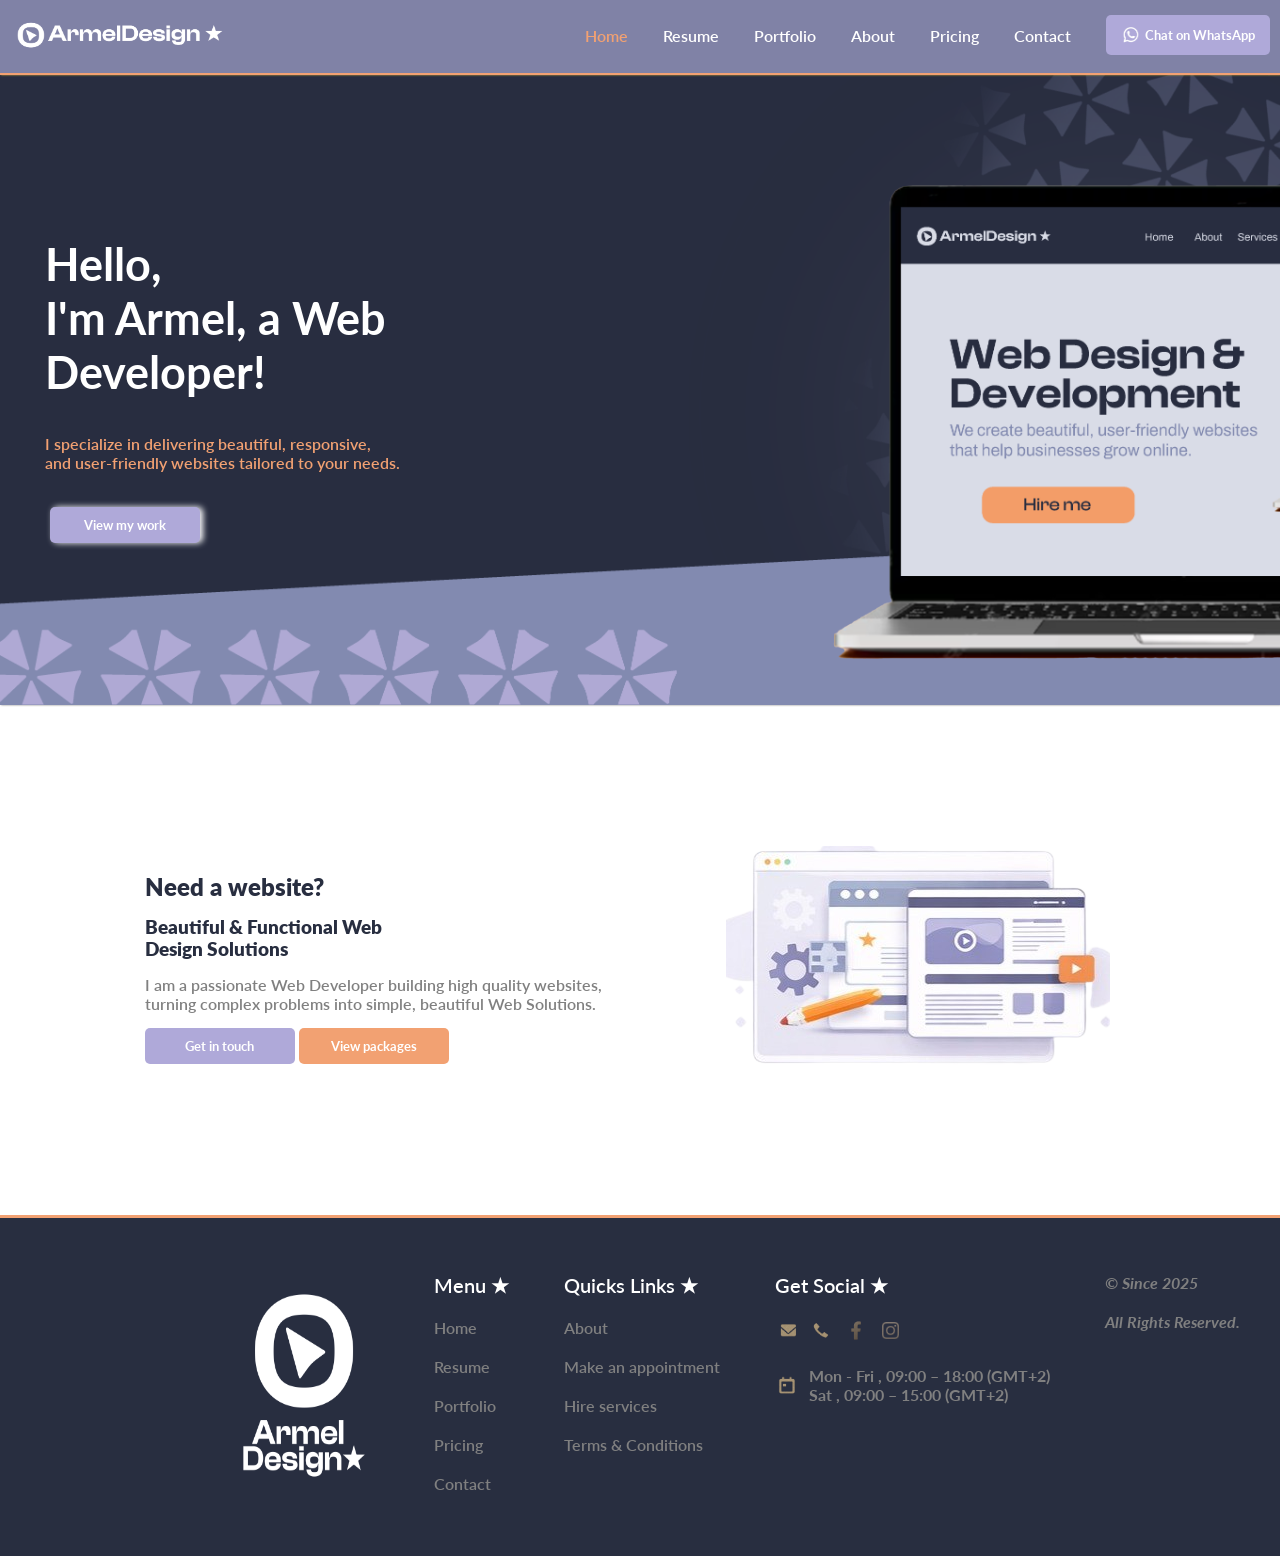
<file: index.html>
<!doctype html>
<html lang="en-GB">
  <head>
    <meta charset="UTF-8" />
    <meta name="viewport" content="width=device-width, initial-scale=1.0" />
    <title>ArmelDesign ★ | Web Development</title>

    <link rel="icon" type="image/x-icon" href="./assets/favicon/favicon.ico">


    <!-- Global styles (RESET, colors, typography, layout) -->
    <link rel="stylesheet" href="./css/main.css" />

    <!-- Shared components for (header, nav, buttons and footer) -->
    <link rel="stylesheet" href="./css/components.css" />

    <style>

html {
  list-style: none;
  background: var(--text-color-initial);
}

/* GRID container ==============*/
.grid-container {
  display: grid;
  grid-template-areas:
    "navbar navbar"
    "hero hero"
    "jumbotron jumbotron"
    "footer footer";
}
/* GRID hero ==============*/

.grid-hero {
  display: grid;
  grid-template-columns: 1fr 1fr;
  align-items: center;
  gap: 5px;
  min-height: 70vh;

  margin-top: 75px;
  box-shadow: 1px 0px 2px var(--text-body);

  background-image: url(./assets/images/hero-banner.png);
  background-size: cover; /* Ensures the image covers the element */
  background-position: center; /* Keeps the image centered */
  background-repeat: no-repeat; /* Prevents tiling */
  animation: fadeUp 1s ease forwards;
}

.hero-item {
  margin-left: 45px;
  margin-right: 45px;
}
.hero-item > h1 {
  font-size: 45px;
  font-weight: 700;
  margin-bottom: 35px;
  color: var(--text-color-initial);
  animation: fadeIn 3s ease-in-out;
}
.hero-item > p {
  margin-bottom: 35px;
  color: var(--text-and-hover-color);
  font-weight: 600;
  animation: fadeIn 2s ease-in-out;
}
.hero-item > a {
  margin: 15px 5px;
  color: var(--text-and-hover-color);
  font-weight: 600;
  animation: fadeIn 2s ease-in-out;
}
.hero-item button {
  box-shadow: 3px 0px 6px var(--text-color-initial);
  animation: fadeIn 2s ease-in-out;
}

/* FLEXBOX jumbotron  ==============*/

.jumbotron {
  display: flex;
  flex-wrap: wrap;
  justify-content: space-evenly;
  align-items: center;
  padding: 30px 30px;
  gap: 15px;
  height: 50vh;
  margin: 30px 30px;
}

.jumbotron-item h2,
h3 {
  margin-top: 15px;
  font-weight: 800;
  color: var(--nav-and-footer-color);
}
.jumbotron-item p {
  margin-top: 15px;
  font-weight: 600;
  color: var(--text-body);
}

.jumbotron-item button {
  margin-top: 15px;
}


/* ================= CARD REVEAL ================= */
.card {
  background: var(--text-color-initial);
  padding: 35px 25px;
  border-radius: 15px;
  transition: all 0.4s ease;
  opacity: 0;
  transform: translateY(40px);
}

.card:hover {
  transform: translateY(-10px) scale(1.03);
}

.card.show {
  opacity: 1;
  transform: translateY(0);
}


/* MEDIA QUERY ===================*/

@media (max-width: 970px) {
  .grid-hero {
    display: grid;
    grid-template-columns: 1fr;
    background-image: url(./assets/images/hero-banner-smaller.png);
  }
  .hero-item > h1 {
    color: var(--secondary-color);
    font-weight: 700;
  }
  .hero-item > p {
    color: var(--text-color-initial);
    font-weight: 600;
  }

  .jumbotron {
    height: 100vh;
    margin-bottom: 30px;
  }
  .jumbotron-item {
    flex: 100%;
  }
  .jumbotron-item img {
    width: 100%;
  }
}
    </style>
  </head>
  <script async src="https://www.googletagmanager.com/gtag/js?id=G-2NGHJZG2ZJ"></script>
  <script>
    window.dataLayer = window.dataLayer || [];
    function gtag(){dataLayer.push(arguments);}
    gtag('js', new Date());
  
    gtag('config', 'G-2NGHJZG2ZJ');
  </script>
  <body>
    <!-- Section grid container -->
    <div class="grid-container">

      <!-- Section navbar -->
      <section class=" grid-item navbar" style="grid-area: navbar;">
        <div class="outter-nav">
          <div class="outter-nav-item logo">
            <a href="./index.html"><img src="./assets/images/logo.png" alt="logo"></a>
          </div>
        </div>

        <!-- hamburger navigation -->
        <div class="hamburger">
           <input id="menu__toggle" type="checkbox" />
           <label class="menu__btn" for="menu__toggle">
             <span></span>
           </label>
        <div class="inner-nav">
          <div class="inner-nav-item active-page">
            <li><a href="index.html">Home</a></li>
          </div>
          <div class="inner-nav-item">
            <li><a href="./public/resume.html">Resume</a></li>
          </div>
          <div class="inner-nav-item">
            <li><a href="./public/portfolio.html">Portfolio</a></li>
          </div>
          <div class="inner-nav-item">
            <li><a href="./public/about.html">About</a></li>
          </div>
          <div class="inner-nav-item">
            <li><a href="./public/pricing.html">Pricing</a></li>
          </div>
          <div class="inner-nav-item">
            <li><a href="./public/contact.html">Contact</a></li>
          </div>
          <div class="inner-nav-item btn-tp-1">
            <a target="_blank" href="https://wa.me/+27748368368?text=Hello%2C%20I%E2%80%99d%20like%20to%20discuss%20a%20website%20for%20my%20business.%0ABusiness%20name%3A%0AWebsite%20type%20%28corporate%2Fecommerce%2Fetc%29%3A%0ABudget%3A%0ATimeline%3A">
             <button class="btn-flex"><img src="./assets/icons/whatsApp-top-icon.PNG" alt="whatsApp-top-icon"><p>Chat on WhatsApp</p></button></a>
          </div>
        </div>
      </div>
      </section>

      <!-- Section hero -->
      <section id="image" class=" grid-item grid-hero" style="grid-area: hero;">
        <div class="hero-item btn-tp-1">
          <h1>Hello, <br/>I'm Armel, a Web Developer!</h1>
          <p>I specialize in delivering beautiful, responsive, <br/> and user-friendly websites tailored to your needs.</p>
          <a href="./public/portfolio.html"><button>View my work</button></a>
        </div>
      </section>

      <!-- Section jumbotron -->
      <section class="grid-item jumbotron" style="grid-area: jumbotron">
        <div class="jumbotron-item ">
            <h2>Need a website?</h2>
            <h3>Beautiful & Functional Web <br/> Design Solutions</h3>
           <p>I am a passionate Web Developer building high quality websites,<br/>
            turning complex problems into simple, beautiful Web Solutions.
          </p>
           <div>
            <a class="btn-tp-1" href="./public/contact.html"><button>Get in touch</button></a>
            <a class="btn-tp-2" href="./public/pricing.html"><button>View packages</button></a>
           </div>
         </div>
        <div class="jumbotron-item card">
          <img src="./assets/icons/jumbotron-icon.png" alt="jumbotron-icon">
        </div>
      </section>

      <!-- Section footer -->
      <section class="grid-item footer component-gradient-background" style="grid-area: footer">
        <div class="footer-list">
            <ul class="footer-list-item">
              <li><a class="logo-footer" href="./index.html"> <img src="./assets/images/logo-footer.png" alt="logo-footer"></a></li>
            </ul>
          </div>
        <div class="footer-list">
            <ul class="footer-list-item">
              <li><h2>Menu ★</h2></li>
              <li><a href="./index.html"> Home</a></li>
              <li><a href="./public/resume.html"> Resume</a></li>
              <li><a href="./public/portfolio.html"> Portfolio</a></li>
              <li><a href="./public/pricing.html"> Pricing</a></li>
              <li><a href="./public/contact.html">Contact</a></li>
            </ul>
          </div>
          <div class="footer-list">
            <ul class="footer-list-item">
              <li><h2>Quicks Links ★</h2></li>
              <li><a href="./public/about.html"> About</a></li>
              <li><a href="#">Make an appointment</a></li>
              <li><a href="./public/pricing.html">Hire services</a></li>
              <li><a href="./terms-and-conditions/Web_Developer_Services_EN.pdf"> Terms & Conditions</a></li>
          
            </ul>
          </div>
        <div class="footer-list">
          <ul class="footer-list-item">
            <li><h2> Get Social ★</h2></li>
            <li class="footer-icons">
              <a href="mailto:armel.nzawou.developer@gmail.com"><img src="./assets/icons/email-footer-icon.PNG" alt="email-footer-icon"/></a>
              <a href="tel:+27748368368 "><img src="./assets/icons/phone-footer-icon.PNG" alt="phone-footer-icon"/></a>
              <a target="_blank" href="https://www.facebook.com/armel.nzawou/"><img src="./assets/icons/facebook-footer-icon.png" alt="facebook-footer-icon"/></a>
              <a target="_blank" href="https://www.instagram.com/armel_nzawou/"><img src="./assets/icons/instagram-footer-icon.png" alt="instagram-footer-icon"/></a>
            </li>
            <li class="footer-icons"><img src="./assets/icons/calendar-icon.PNG" alt="calendar-icon"/> <p>Mon - Fri , 09:00 – 18:00 (GMT+2) <br/> Sat , 09:00 – 15:00 (GMT+2)</p></li>
          </ul>
        </div>
        <div class="footer-list">
          <ul class="footer-list-item">
            <li><p><em>© Since 2025</em> </p></li>
            <li><p><em>All Rights Reserved.</em> </p></li>
          </ul>
        </div>
      </section>
    
    </div>
    <button onclick="topFunction()" id="myBtn" title="Go to top"><img src="./assets/icons/top-arrow.svg" alt="top-arrow"></button>
    <script src="./js/index.js"></script>
  </body>
</html>
</file>
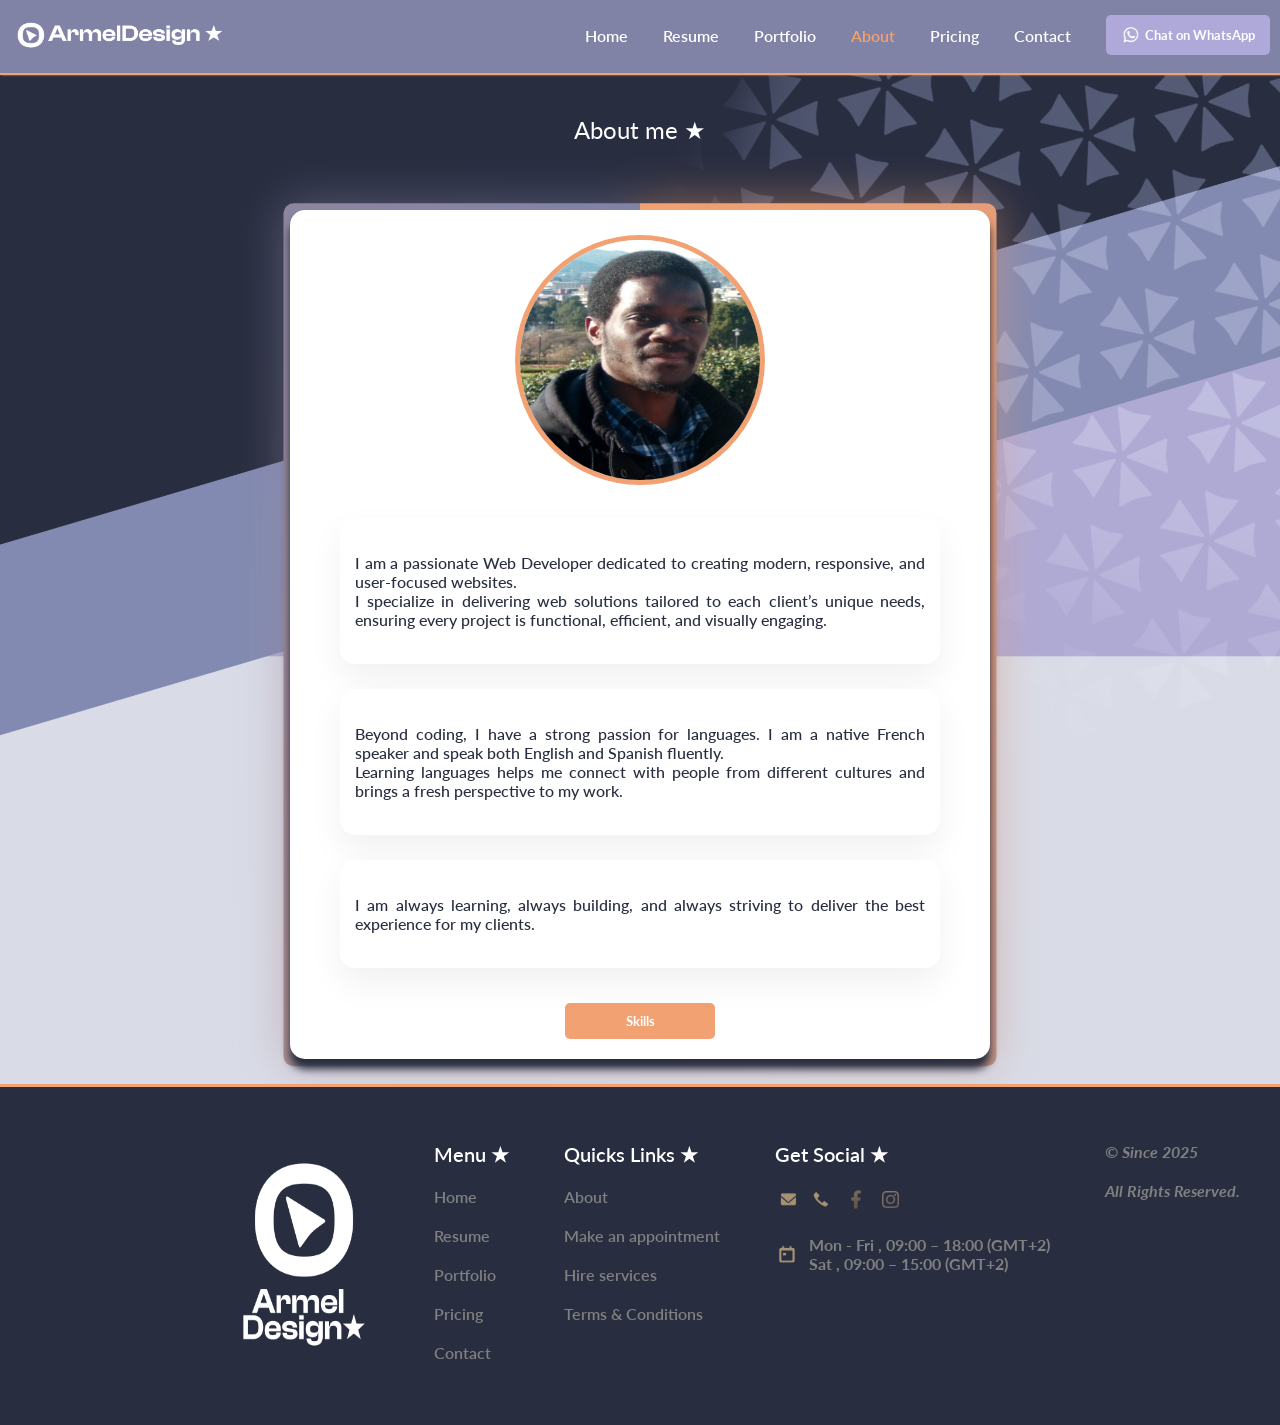
<file: public/about.html>
<!doctype html>
<html lang="en-GB">
  <head>
    <meta charset="UTF-8" />
    <meta name="viewport" content="width=device-width, initial-scale=1.0" />
    <title>ArmelDesign ★ | About</title>

    <link rel="icon" type="image/x-icon" href="../assets/favicon/favicon.ico">

    <!-- Global styles (RESET, colors, typography, layout) -->
    <link rel="stylesheet" href="../css/main.css" />

    <!-- Shared components for (header, nav, buttons and footer) -->
    <link rel="stylesheet" href="../css/components.css" />

    <style>

      html{
        list-style: none;
      }
   
    /* GRID container ==============*/
    .grid-container {
     display: grid;
    grid-template-areas:
    "navbar navbar"
    "about-title about-title"
    "about about"
    "footer footer";

  }

  
      /* FLEXBOX about-title ==============*/
    .about-title{
        display: flex;
        flex-wrap: wrap-reverse;
        justify-content: center;
       padding: 15px 15px;
        margin-top: 75px;  
        gap: 10px;
    }
    .about-title-item{
        padding: 25px 15px;
        text-align: center;
    }
    .about-title-item > h1{
      font-weight: 400;
      color: var(--text-color-initial);
    }

    
  /* FLEX resume ==============*/

  .about {
  
  display: flex;
  flex-direction: column;
 flex-wrap: wrap;
 place-content: center;
 gap: 35px;
  }

.about-item{
 gap: 35px;
 margin: 15px;
 border-radius: 15px;
 padding: 20px 25px;
 margin: 25px 15px;


  background-color: var( --text-color-initial);
  max-width: 700px; 
  width: 90%;
  /* animation: fadeIn 0.5s ease-in-out; */
  box-shadow: 0px 10px 8px 0px var(--nav-and-footer-color);

}

.about-title > h1{
 margin: 15px 15px;
   text-align: center;
  color: var(--nav-and-footer-color);
  font-weight: 500;

}
.about-image > img{
  border: 5px solid var( --text-and-hover-color);
  margin: 5px;
  height: 250px;
  width: 250px;
  border-radius: 50%;
 }
.about-info > p{
  text-align: justify;
  text-justify: inter-word;
  margin: 25px;
  color: var(--nav-and-footer-color);
  font-weight: 500;
 }


 /* ================= CARDS REVEAL ================= */
.card {
  background: var(--text-color-initial);
  padding: 35px 15px;
  border-radius: 15px;
  box-shadow: 0 15px 35px rgba(0, 0, 0, 0.06);
  transition: all 0.4s ease;
  opacity: 0;
  transform: translateY(40px);
}

.card:hover {
  transform: translateY(-10px) scale(1.03);
  box-shadow: 0 20px 40px rgba(0, 0, 0, 0.1);
}

.card.show {
  opacity: 1;
  transform: translateY(0);
}
</style>
  </head>
  <script async src="https://www.googletagmanager.com/gtag/js?id=G-2NGHJZG2ZJ"></script>
<script>
  window.dataLayer = window.dataLayer || [];
  function gtag(){dataLayer.push(arguments);}
  gtag('js', new Date());

  gtag('config', 'G-2NGHJZG2ZJ');
</script>
  <body>
    <!-- Section grid container -->
    <div class="grid-container">

      <!-- Section navbar -->
      <section class=" grid-item navbar" style="grid-area: navbar;">
        <div class="outter-nav">
          <div class="outter-nav-item logo">
            <a href="../index.html"><img src="../assets/images/logo.png" alt="logo"></a>
          </div>
        </div>

        <!-- hamburger navigation -->
        <div class="hamburger">
           <input id="menu__toggle" type="checkbox" />
           <label class="menu__btn" for="menu__toggle">
             <span></span>
           </label>
        <div class="inner-nav">
          <div class="inner-nav-item">
            <li><a href="../index.html">Home</a></li>
          </div>
          <div class="inner-nav-item ">
            <li><a href="./resume.html">Resume</a></li>
          </div>
          <div class="inner-nav-item">
            <li><a href="./portfolio.html">Portfolio</a></li>
          </div>
          <div class="inner-nav-item active-page">
            <li><a href="./about.html">About</a></li>
          </div>
          <div class="inner-nav-item">
            <li><a href="./pricing.html">Pricing</a></li>
          </div>
          <div class="inner-nav-item">
            <li><a href="./contact.html">Contact</a></li>
          </div>
          <div class="inner-nav-item btn-tp-1">
            <a target="_blank" href="https://wa.me/+27748368368?text=Hello%2C%20I%E2%80%99d%20like%20to%20discuss%20a%20website%20for%20my%20business.%0ABusiness%20name%3A%0AWebsite%20type%20%28corporate%2Fecommerce%2Fetc%29%3A%0ABudget%3A%0ATimeline%3A">
            <button class="btn-flex"><img src="../assets/icons/whatsApp-top-icon.PNG" alt="whatsApp-top-icon"><p>Chat on WhatsApp</p></button></a>
          </div>
        </div>
      </div>
      </section>
       <!-- Section about-title -->
      <section  class=" grid-item about-title" style="grid-area: about-title;">
        <div class="about-title-item ">
            <h1>About me ★</h1>
            <!-- <p>These are the latest projects I have worked on ✓</p> -->
        </div>
      </section>
      

      <!-- Section about -->
      <section  class=" grid-item about " style="grid-area: about;">
         <div class="about-item animated-border">
          <div class="about-image ">   
            <img src="../assets/images/about-me-profile.jpg" alt="">
          </div>

          <div class="about-info ">
            <p class="card">
              I am a passionate Web Developer dedicated to creating modern,
              responsive, and user-focused websites.<br />
              I specialize in delivering web solutions tailored to each client’s
              unique needs, ensuring every project is functional, efficient, and
              visually engaging.
            </p>
            <p class="card">
              Beyond coding, I have a strong passion for languages. I am a
              native French speaker and speak both English and Spanish fluently.
              <br />Learning languages helps me connect with people from
              different cultures and brings a fresh perspective to my work.<br />
            </p>
            <p class="card">
              I am always learning, always building, and always striving to
              deliver the best experience for my clients.
            </p>
            <div class="btn-tp-2">
              <a href="./resume.html#this"><button>Skills</button></a>
            </div>
          </div>
        </div>
      </section>


      <!-- Section footer -->
      <section class="grid-item footer component-gradient-background " style="grid-area: footer">
        <div class="footer-list">
            <ul class="footer-list-item">
              <li><a class="logo-footer" href="../index.html"> <img src="../assets/images/logo-footer.png" alt="logo-footer"></a></li>
            </ul>
          </div>
        <div class="footer-list">
            <ul class="footer-list-item">
              <li><h2>Menu ★</h2></li>
              <li><a href="../index.html"> Home</a></li>
              <li><a href="./resume.html"> Resume</a></li>
              <li><a href="./portfolio.html"> Portfolio</a></li>
              <li><a href="./pricing.html"> Pricing</a></li>
              <li><a href="./contact.html">Contact</a></li>
            </ul>
          </div>
          <div class="footer-list">
            <ul class="footer-list-item">
              <li><h2>Quicks Links ★</h2></li>
              <li><a href="./about.html"> About</a></li>
              <li><a href="#">Make an appointment</a></li>
              <li><a href="./pricing.html">Hire services</a></li>
              <li><a href="../terms-and-conditions/Web_Developer_Services_EN.pdf"> Terms & Conditions</a></li>
            </ul>
          </div>
          <div class="footer-list">
            <ul class="footer-list-item">
              <li><h2> Get Social ★</h2></li>
              <li class="footer-icons">
                <a href="mailto:armel.nzawou.developer@gmail.com"><img src="../assets/icons/email-footer-icon.PNG" alt="email-footer-icon"/></a>
                <a href="tel:+27748368368 "><img src="../assets/icons/phone-footer-icon.PNG" alt="phone-footer-icon"/></a>
                <a target="_blank" href="https://www.facebook.com/armel.nzawou/"><img src="../assets/icons/facebook-footer-icon.png" alt="facebook-footer-icon"/></a>
                <a target="_blank" href="https://www.instagram.com/armel_nzawou/"><img src="../assets/icons/instagram-footer-icon.png" alt="instagram-footer-icon"/></a>
              </li>
              <li class="footer-icons"><img src="../assets/icons/calendar-icon.PNG" alt="calendar-icon"/> <p>Mon - Fri , 09:00 – 18:00 (GMT+2) <br/> Sat , 09:00 – 15:00 (GMT+2)</p></li>
            </ul>
          </div>
        <div class="footer-list">
          <ul class="footer-list-item">
            <li><p><em>© Since 2025</em> </p></li>
            <li><p><em>All Rights Reserved.</em> </p></li>
          </ul>
        </div>
      </section>
    </div>
    <button onclick="topFunction()" id="myBtn" title="Go to top"><img src="../assets/icons/top-arrow.svg" alt="top-arrow"></button>
    <script src="../js/index.js"></script>
  </body>
</html>
</file>
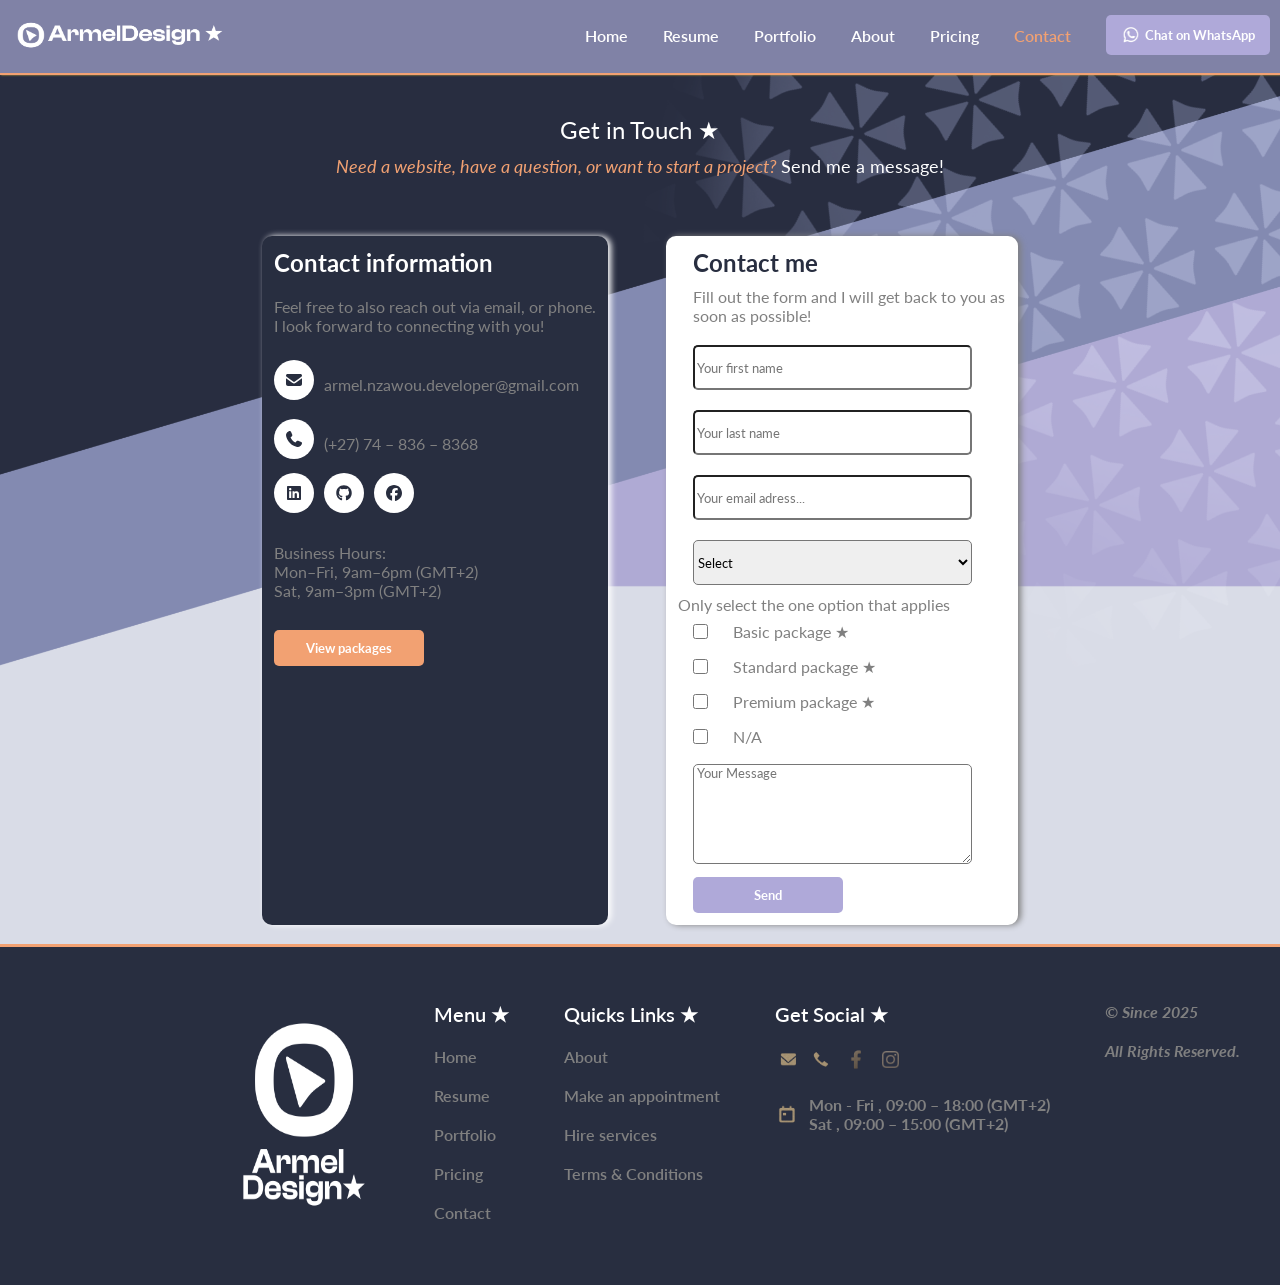
<file: public/contact.html>
<!doctype html>
<html lang="en-GB">
  <head>
    <meta charset="UTF-8" />
    <meta name="viewport" content="width=device-width, initial-scale=1.0" />
    <title>ArmelDesign ★ | Contact</title>

    <link rel="icon" type="image/x-icon" href="../assets/favicon/favicon.ico" />

    <!-- Global styles (RESET, colors, typography, layout) -->
    <link rel="stylesheet" href="../css/main.css" />

    <!-- Shared components for (header, nav, buttons and footer) -->
    <link rel="stylesheet" href="../css/components.css" />

    <style>
      html {
        list-style: none;
      }

      /* GRID container ==============*/
      .grid-container {
        display: grid;
        grid-template-areas:
          "navbar navbar"
          "contact-title contact-title"
          "contact contact"
          "footer footer";
      }
      /* FLEXBOX contact ==============*/
      .contact-title {
        display: flex;
        flex-wrap: wrap-reverse;
        justify-content: center;
        padding: 15px 15px;
        margin-top: 75px;
        gap: 10px;
      }
      .contact-title-item {
        padding: 25px 15px;
        text-align: center;
      }
      .contact-title-item > h1 {
        font-weight: 400;
        color: var(--text-color-initial);
      }
      .contact-title-item > p {
        margin-top: 10px;
        font-size: 18px;
        color: var(--text-color-initial);
      }

      /* FLEXBOX contact ==============*/
      .contact {
        display: flex;
        justify-content: center;
        margin: 15px 15px;
        gap: 50px;
        animation: fadeIn 1s ease-in-out;
      }
      .contact-info {
        min-height: 22em;
        max-width: 22em;
        padding: 0.75rem;
        margin: 0.25rem 0.25rem;
        border-radius: 10px;
        background-color: var(--nav-and-footer-color);
        box-shadow: 3px 0px 6px var(--text-color-initial);
      }
      .contact-info > h2 {
        margin-bottom: 20px;
        color: var(--text-color-initial);
      }
      .contact-info p {
        margin-top: 20px;
        margin-bottom: 20px;
        color: var(--text-body);
      }

      .contact-form-section {
        display: flex;
        flex-direction: column;
        justify-content: center;
        padding: 0.75rem;
        margin: 0.25rem 0.25rem;
        max-width: 22rem;

        border-radius: 10px;
        background-color: var(--text-color-initial);
        box-shadow: 3px 0px 6px var(--text-body);
      }
      .contact-form-section > h2 {
        margin-bottom: 10px;
        margin-left: 15px;
        font-weight: 700;
        color: var(--nav-and-footer-color);
      }
      .contact-form-section > p {
        margin-bottom: 10px;
        margin-left: 15px;
        color: var(--text-body);
      }

      .check-box-style {
        height: 15px;
        width: 15px;
      }

      label {
        color: var(--text-body);
      }

      /* CSS form ==============*/

      input,
      select {
        border-radius: 5px;
        margin: 10px 15px;
        height: 45px;
        max-width: 20rem;
        width: 85%;
      }

      textarea {
        border-radius: 5px;
        margin: 10px 15px;
        height: 100px;
        max-width: 20rem;
        width: 85%;
      }

      .responsive-form button {
        margin-left: 15px;
        width: 100px;
      }

      /* MEDIA QUERY ===================*/

      @media (max-width: 961px) {
        .contact {
          display: flex;
          flex-wrap: wrap-reverse;
          place-content: center;
          gap: 5px;
        }
        .contact-info,
        .contact-form-section {
          flex: 100%;
        }
      }
    </style>
  </head>
  <script
    async
    src="https://www.googletagmanager.com/gtag/js?id=G-2NGHJZG2ZJ"
  ></script>
  <script>
    window.dataLayer = window.dataLayer || [];
    function gtag() {
      dataLayer.push(arguments);
    }
    gtag("js", new Date());

    gtag("config", "G-2NGHJZG2ZJ");
  </script>
  <body>
    <!-- Section grid container -->
    <div class="grid-container">
      <!-- Section navbar -->
      <section class="grid-item navbar" style="grid-area: navbar">
        <div class="outter-nav">
          <div class="outter-nav-item logo">
            <a href="../index.html"
              ><img src="../assets/images/logo.png" alt="logo"
            /></a>
          </div>
        </div>

        <!-- hamburger navigation -->
        <div class="hamburger">
          <input id="menu__toggle" type="checkbox" />
          <label class="menu__btn" for="menu__toggle">
            <span></span>
          </label>
          <div class="inner-nav">
            <div class="inner-nav-item">
              <li><a href="../index.html">Home</a></li>
            </div>
            <div class="inner-nav-item">
              <li><a href="./resume.html">Resume</a></li>
            </div>
            <div class="inner-nav-item">
              <li><a href="./portfolio.html">Portfolio</a></li>
            </div>
            <div class="inner-nav-item">
              <li><a href="./about.html">About</a></li>
            </div>
            <div class="inner-nav-item">
              <li><a href="./pricing.html">Pricing</a></li>
            </div>
            <div class="inner-nav-item active-page">
              <li><a href="./contact.html">Contact</a></li>
            </div>
            <div class="inner-nav-item btn-tp-1">
              <a
                target="_blank"
                href="https://wa.me/+27748368368?text=Hello%2C%20I%E2%80%99d%20like%20to%20discuss%20a%20website%20for%20my%20business.%0ABusiness%20name%3A%0AWebsite%20type%20%28corporate%2Fecommerce%2Fetc%29%3A%0ABudget%3A%0ATimeline%3A"
              >
                <button class="btn-flex">
                  <img
                    src="../assets/icons/whatsApp-top-icon.PNG"
                    alt="whatsApp-top-icon"
                  />
                  <p>Chat on WhatsApp</p>
                </button></a
              >
            </div>
          </div>
        </div>
      </section>

      <!-- Section contact-tile -->
      <section class="grid-item contact-title" style="grid-area: contact-title">
        <div class="contact-title-item">
          <h1>Get in Touch ★</h1>
          <p>
            <em style="color: #f2a172"
              >Need a website, have a question, or want to start a project? </em
            >Send me a message!
          </p>
        </div>
      </section>

      <!-- Section contact -->
      <section class="grid-item contact" style="grid-area: contact">
        <div class="contact-info">
          <h2>Contact information</h2>
          <p>
            Feel free to also reach out via email, or phone. <br />I look
            forward to connecting with you!
          </p>
          <div class="flex-icons">
            <div class="rounded-bg-icons">
              <a href="mailto:armel.nzawou.developer@gmail.com"
                ><img src="../assets/icons/email-icon.svg" alt="email-icon"
              /></a>
            </div>
            <p>armel.nzawou.developer@gmail.com</p>
          </div>
          <div class="flex-icons">
            <div class="rounded-bg-icons">
              <a href="tel:+27748368368"
                ><img src="../assets/icons/phone-icon.svg" alt="phone-icon"
              /></a>
            </div>
            <p>(+27) 74 – 836 – 8368</p>
          </div>
          <div class="flex-icons">
            <div class="rounded-bg-icons">
              <a
                target="_blank"
                href="https://za.linkedin.com/in/armel-nzawou-nzawou-332792180"
                ><img
                  title="LinkedIn"
                  src="../assets/icons/linkedin-icon.svg"
                  alt="linkedin-icon"
              /></a>
            </div>
            <div class="rounded-bg-icons">
              <a
                target="_blank"
                href="https://github.com/Armel-Nzawou-Developer"
                ><img
                  title="Github"
                  src="../assets/icons/github-icon.svg"
                  alt="github-icon"
              /></a>
            </div>
            <div class="rounded-bg-icons">
              <a target="_blank" href="https://www.facebook.com/armel.nzawou"
                ><img
                  title="Facebook"
                  src="../assets/icons/facebook-icon.svg"
                  alt="facebook-icon"
              /></a>
            </div>
          </div>
          <p>
            Business Hours: <br />
            Mon–Fri, 9am–6pm (GMT+2) <br />
            Sat, 9am–3pm (GMT+2)
          </p>
          <div class="btn-tp-2">
            <a href="./pricing.html"><button>View packages</button></a>
          </div>
        </div>
        <div class="contact-form-section">
          <h2>Contact me</h2>
          <p>
            Fill out the form and I will get back to you as soon as possible!
          </p>
          <div class="responsive-form">
            <form action="https://api.web3forms.com/submit" method="POST">
              <input
                type="hidden"
                name="access_key"
                value="650f4ca2-2f46-41f9-9456-42963db00d62"
              />
              <input
                type="hidden"
                name="redirect"
                value="https://armeldesign-solutions.web.app/public/thank-you.html"
              />
              <!-- redirect to thank you page -->
              <input
                type="hidden"
                name="subject"
                value="ArmelDesign ★ - Inquiries"
              />
              <!-- email Subject  -->

              <!-- Input for first name -->
              <input
                type="text"
                id="first_name"
                name="first_name"
                placeholder=" Your first name"
                required
              />

              <!-- Input for last name -->
              <input
                type="text"
                id="last_name"
                name="last_name"
                placeholder=" Your last name"
                required
              />

              <!-- Input for email-->
              <input
                type="email"
                id="email"
                name="email"
                placeholder=" Your email adress..."
                required
              />

              <!-- Select tag for diffrent options -->
              <select id="inquiry" name="inquiry">
                <option value="">Select</option>
                <option value="General">General inquiry ★</option>
                <option value="Website Development Request">
                  Website Development Request ★
                </option>
                <option value="Quote Request">Request a Quote ★</option>
                <option value="More on services">
                  Learn more about the Services ★
                </option>
              </select>
              <!-- Radio Buttons -->
              <p style="color: var(--text-body)">
                Only select the one option that applies
              </p>
              <div class="flex-icons">
                <input
                  class="check-box-style"
                  type="checkbox"
                  id="basic_package"
                  name="basic_package"
                  value="Package selected"
                />
                <label for="basic_package"> Basic package ★</label>
              </div>
              <div class="flex-icons">
                <input
                  class="check-box-style"
                  type="checkbox"
                  id="standard_package"
                  name="standard_package"
                  value="Package selected"
                />
                <label for="standard_package"> Standard package ★</label>
              </div>
              <div class="flex-icons">
                <input
                  class="check-box-style"
                  type="checkbox"
                  id="premium_package"
                  name="premium_package"
                  value="Package selected"
                />
                <label for="premium_package"> Premium package ★</label>
              </div>
              <div class="flex-icons">
                <input
                  class="check-box-style"
                  type="checkbox"
                  id="not_applicable"
                  name="not_applicable"
                  value="No package selected"
                />
                <label for="not_applicable"> N/A</label>
              </div>
              <!--End  Radio Buttons -->

              <!-- Textarea for Message -->
              <textarea
                name="Message"
                placeholder=" Your Message"
                required
              ></textarea>
              <!-- Submit Button -->
              <div class="btn-tp-1">
                <button type="submit" value="submit">Send</button>
              </div>
            </form>
          </div>
        </div>
      </section>

      <!-- Section footer -->
      <section
        class="grid-item footer component-gradient-background"
        style="grid-area: footer"
      >
        <div class="footer-list">
          <ul class="footer-list-item">
            <li>
              <a class="logo-footer" href="../index.html">
                <img src="../assets/images/logo-footer.png" alt="logo-footer"
              /></a>
            </li>
          </ul>
        </div>
        <div class="footer-list">
          <ul class="footer-list-item">
            <li><h2>Menu ★</h2></li>
            <li><a href="../index.html"> Home</a></li>
            <li><a href="./resume.html"> Resume</a></li>
            <li><a href="./portfolio.html"> Portfolio</a></li>
            <li><a href="./pricing.html"> Pricing</a></li>
            <li><a href="./contact.html">Contact</a></li>
          </ul>
        </div>
        <div class="footer-list">
          <ul class="footer-list-item">
            <li><h2>Quicks Links ★</h2></li>
            <li><a href="./about.html"> About</a></li>
            <li><a href="#">Make an appointment</a></li>
            <li><a href="./pricing.html">Hire services</a></li>
            <li>
              <a href="../terms-and-conditions/Web_Developer_Services_EN.pdf">
                Terms & Conditions</a
              >
            </li>
          </ul>
        </div>
        <div class="footer-list">
          <ul class="footer-list-item">
            <li><h2>Get Social ★</h2></li>
            <li class="footer-icons">
              <a href="mailto:armel.nzawou.developer@gmail.com"
                ><img
                  src="../assets/icons/email-footer-icon.PNG"
                  alt="email-footer-icon"
              /></a>
              <a href="tel:+27748368368 "
                ><img
                  src="../assets/icons/phone-footer-icon.PNG"
                  alt="phone-footer-icon"
              /></a>
              <a target="_blank" href="https://www.facebook.com/armel.nzawou/"
                ><img
                  src="../assets/icons/facebook-footer-icon.png"
                  alt="facebook-footer-icon"
              /></a>
              <a target="_blank" href="https://www.instagram.com/armel_nzawou/"
                ><img
                  src="../assets/icons/instagram-footer-icon.png"
                  alt="instagram-footer-icon"
              /></a>
            </li>
            <li class="footer-icons">
              <img
                src="../assets/icons/calendar-icon.PNG"
                alt="calendar-icon"
              />
              <p>
                Mon - Fri , 09:00 – 18:00 (GMT+2) <br />
                Sat , 09:00 – 15:00 (GMT+2)
              </p>
            </li>
          </ul>
        </div>
        <div class="footer-list">
          <ul class="footer-list-item">
            <li>
              <p><em>© Since 2025</em></p>
            </li>
            <li>
              <p><em>All Rights Reserved.</em></p>
            </li>
          </ul>
        </div>
      </section>
    </div>
    <button onclick="topFunction()" id="myBtn" title="Go to top"><img src="../assets/icons/top-arrow.svg" alt="top-arrow"></button>
    <script src="../js/index.js"></script>
  </body>
</html>
</file>
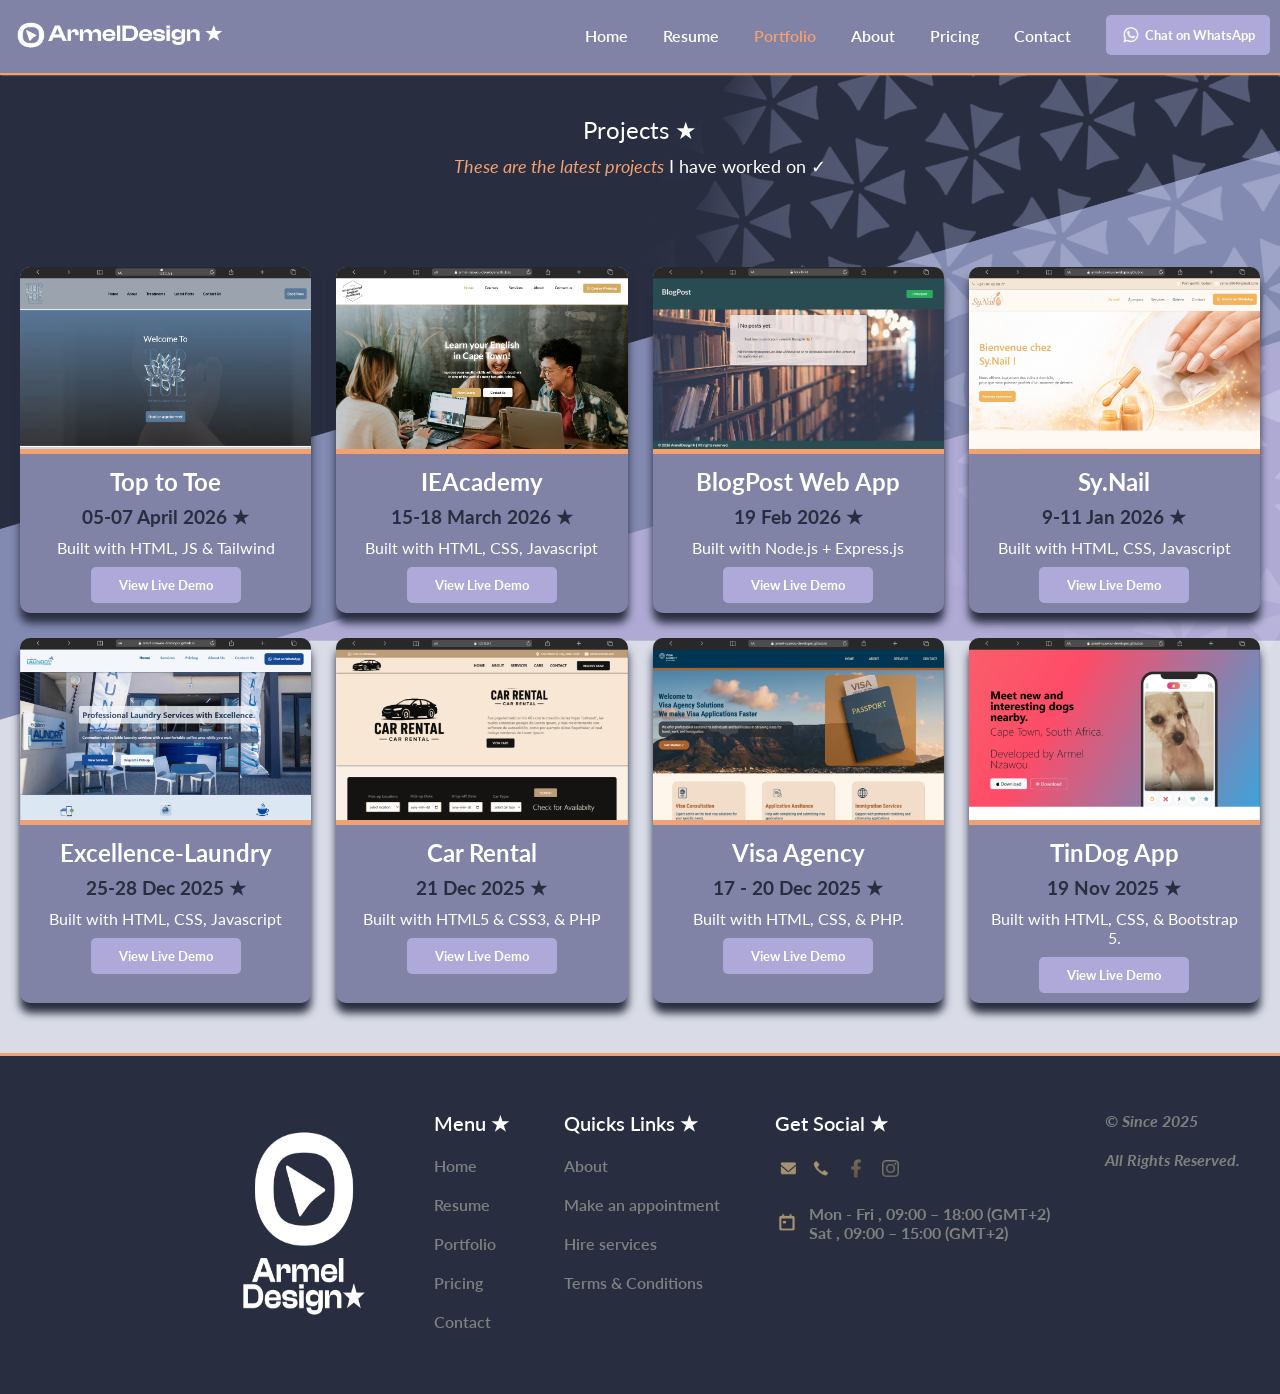
<file: public/portfolio.html>
<!doctype html>
<html lang="en-GB">
  <head>
    <meta charset="UTF-8" />
    <meta name="viewport" content="width=device-width, initial-scale=1.0" />
    <title>ArmelDesign ★ | Portfolio</title>

    <link rel="icon" type="image/x-icon" href="../assets/favicon/favicon.ico" />

    <!-- Global styles (RESET, colors, typography, layout) -->
    <link rel="stylesheet" href="../css/main.css" />

    <!-- Shared components for (header, nav, buttons and footer) -->
    <link rel="stylesheet" href="../css/components.css" />

    <style>
      html {
        list-style: none;
      }

      /* GRID container ==============*/
      .grid-container {
        display: grid;

        grid-template-areas:
          "navbar navbar"
          "portfolio-title portfolio-title"
          "portfolio portfolio"
          "footer footer";
      }

      /* FLEXBOX portfolio-title ==============*/
      .portfolio-title {
        display: flex;
        flex-wrap: wrap-reverse;
        justify-content: center;
        padding: 15px 15px;
        margin-top: 75px;
        gap: 10px;
      }
      .portfolio-title-item {
        padding: 25px 15px;
        text-align: center;
      }
      .portfolio-title-item > h1 {
        font-weight: 400;
        color: var(--text-color-initial);
      }
      .portfolio-title-item > p {
        margin-top: 10px;
        font-size: 18px;
        color: var(--text-color-initial);
      }
      /* GRID portfolio ==============*/

      .portfolio {
        display: grid;
        justify-items: center;
        grid-template-columns: repeat(auto-fit, minmax(250px, 1fr));
        gap: 25px;
        margin: 50px 20px;
        margin-top: 50px;
        animation: fadeIn 1s ease-in-out;
      }
      .portfolio-card {
        width: 100%;
        height: 100%;
        border-radius: 10px;
        background: var(--secondary-color);

        box-shadow: 0px 10px 8px 0px var(--nav-and-footer-color);
        transition:
          transform 0.3s ease,
          box-shadow 0.3s ease;
      }
      .portfolio-card:hover {
        box-shadow: 0 8px 20px var(--text-and-hover-color);
      }
      .portfolio-card-header > img {
        width: 100%;
        border-top-left-radius: 10px;
        border-top-right-radius: 10px;
        border-bottom: 5px solid var(--text-and-hover-color);
      }
      .portfolio-card-body {
        padding: 10px 20px;
        text-align: center;
      }

      .portfolio-card-body > h2 {
        margin-bottom: 10px;
        color: var(--text-color-initial);
      }
      .portfolio-card-body > h3 {
        margin-bottom: 10px;
        color: var(--nav-and-footer-color);
      }
      .portfolio-card-body > p {
        margin-bottom: 10px;
        color: var(--text-color-initial);
      }

      /* MEDIA QUERY ===================*/

      @media (max-width: 970px) {
        .project-title {
          display: flex;
          flex-wrap: wrap;
          flex-direction: column;
          justify-content: start;
          align-items: center;
          padding: 15px 15px;
          height: 130px;
          min-width: 92%;
        }
      }
    </style>
  </head>
  <script async src="https://www.googletagmanager.com/gtag/js?id=G-2NGHJZG2ZJ"></script>
<script>
  window.dataLayer = window.dataLayer || [];
  function gtag(){dataLayer.push(arguments);}
  gtag('js', new Date());

  gtag('config', 'G-2NGHJZG2ZJ');
</script>
  <body>
    <!-- Section grid container -->
    <div class="grid-container">
      <!-- Section navbar -->
      <section class="grid-item navbar" style="grid-area: navbar">
        <div class="outter-nav">
          <div class="outter-nav-item logo">
            <a href="../index.html"
              ><img src="../assets/images/logo.png" alt="logo"
            /></a>
          </div>
        </div>

        <!-- hamburger navigation -->
        <div class="hamburger">
          <input id="menu__toggle" type="checkbox" />
          <label class="menu__btn" for="menu__toggle">
            <span></span>
          </label>
          <div class="inner-nav">
            <div class="inner-nav-item">
              <li><a href="../index.html">Home</a></li>
            </div>
            <div class="inner-nav-item">
              <li><a href="./resume.html">Resume</a></li>
            </div>
            <div class="inner-nav-item active-page">
              <li><a href="./portfolio.html">Portfolio</a></li>
            </div>
            <div class="inner-nav-item">
              <li><a href="./about.html">About</a></li>
            </div>
            <div class="inner-nav-item">
              <li><a href="./pricing.html">Pricing</a></li>
            </div>
            <div class="inner-nav-item">
              <li><a href="./contact.html">Contact</a></li>
            </div>
            <div class="inner-nav-item btn-tp-1">
              <a
                target="_blank"
                href="https://wa.me/+27748368368?text=Hello%2C%20I%E2%80%99d%20like%20to%20discuss%20a%20website%20for%20my%20business.%0ABusiness%20name%3A%0AWebsite%20type%20%28corporate%2Fecommerce%2Fetc%29%3A%0ABudget%3A%0ATimeline%3A"
              >
                <button class="btn-flex">
                  <img
                    src="../assets/icons/whatsApp-top-icon.PNG"
                    alt="whatsApp-top-icon"
                  />
                  <p>Chat on WhatsApp</p>
                </button></a
              >
            </div>
          </div>
        </div>
      </section>

      <!-- Section portfolio-title -->
      <section
        class="grid-item portfolio-title"
        style="grid-area: portfolio-title"
      >
        <div class="portfolio-title-item">
          <h1>Projects ★</h1>
          <p>
            <em style="color: #f2a172">These are the latest projects</em> I have
            worked on ✓
          </p>
        </div>
      </section>

      <!-- Section portfolio -->
      <section class="grid-item portfolio" style="grid-area: portfolio">
        <div class="portfolio-card">
          <div class="portfolio-card-header">
            <img
              src="../assets/images/top-to-toe.png"
              alt="top-to-toe-image"
              loading="lazy"
            />
          </div>
          <div class="portfolio-card-body">
            <h2>Top to Toe</h2>
            <h3>05-07 April 2026 ★</h3>
            <p>Built with HTML, JS & Tailwind</p>
            <div class="btn-tp-1">
              <a target="_blank" href="https://armel-nzawou-developer.github.io/Top-to-Toe/"
                ><button>View Live Demo</button>
              </a>
            </div>
          </div>
        </div>

        <div class="portfolio-card">
          <div class="portfolio-card-header">
            <img
              src="../assets/images/ieacademy.png"
              alt="ieacademy-image"
              loading="lazy"
            />
          </div>
          <div class="portfolio-card-body">
            <h2>IEAcademy</h2>
            <h3>15-18 March 2026 ★</h3>
            <p>Built with HTML, CSS, Javascript</p>
            <div class="btn-tp-1">
              <a target="_blank" href="https://armel-nzawou-developer.github.io/International-English-Academy/"
                ><button>View Live Demo</button></a
              >
            </div>
          </div>
        </div>
        <div class="portfolio-card">
          <div class="portfolio-card-header">
            <img
              src="../assets/images/BolgPost-WebApp.png"
              alt="blogpost-image"
              loading="lazy"
            />
          </div>
          <div class="portfolio-card-body">
            <h2>BlogPost Web App</h2>
            <h3>19 Feb 2026 ★</h3>
            <p>Built with Node.js + Express.js</p>
            <div class="btn-tp-1">
              <a target="_blank" href="https://blogpost-web-app.onrender.com/"
                ><button>View Live Demo</button></a
              >
            </div>
          </div>
        </div>
        <div class="portfolio-card">
          <div class="portfolio-card-header">
            <img
              src="../assets/images/sy.nail.png"
              alt="sy.nail-image"
              loading="lazy"
            />
          </div>
          <div class="portfolio-card-body">
            <h2>Sy.Nail</h2>
            <h3>9-11 Jan 2026 ★</h3>
            <p>Built with HTML, CSS, Javascript</p>
            <div class="btn-tp-1">
              <a
                target="_blank"
                href="https://armel-nzawou-developer.github.io/Sy.Nail/"
                ><button>View Live Demo</button></a
              >
            </div>
          </div>
        </div>
        <div class="portfolio-card">
          <div class="portfolio-card-header">
            <img
              src="../assets/images/excellence-laundry.png"
              alt="excellence-laundry-image"
              loading="lazy"
            />
          </div>
          <div class="portfolio-card-body">
            <h2>Excellence-Laundry</h2>
            <h3>25-28 Dec 2025 ★</h3>
            <p>Built with HTML, CSS, Javascript</p>
            <div class="btn-tp-1">
              <a
                target="_blank"
                href="https://armel-nzawou-developer.github.io/Excellence-Laundry/"
                ><button>View Live Demo</button></a
              >
            </div>
          </div>
        </div>
        <div class="portfolio-card">
          <div class="portfolio-card-header">
            <img
              src="../assets/images/car-rental.png"
              alt="car-rental-image"
              loading="lazy"
            />
          </div>
          <div class="portfolio-card-body">
            <h2>Car Rental</h2>
            <h3>21 Dec 2025 ★</h3>
            <p>Built with HTML5 & CSS3, & PHP</p>
            <div class="btn-tp-1">
              <a
                target="_blank"
                href="https://armel-nzawou-developer.github.io/Car-Rental/"
                ><button>View Live Demo</button></a
              >
            </div>
          </div>
        </div>
        <div class="portfolio-card">
          <div class="portfolio-card-header">
            <img
              src="../assets/images/visa-agency-solutions.png"
              alt="visa-agency-solutions-image"
              loading="lazy"
            />
          </div>
          <div class="portfolio-card-body">
            <h2>Visa Agency</h2>
            <h3>17 - 20 Dec 2025 ★</h3>
            <p>Built with HTML, CSS, & PHP.</p>
            <div class="btn-tp-1">
              <a
                target="_blank"
                href="https://armel-nzawou-developer.github.io/Visa-Agency-Solutions/"
                ><button>View Live Demo</button></a
              >
            </div>
          </div>
        </div>
        <div class="portfolio-card">
          <div class="portfolio-card-header">
            <img
              src="../assets/images/TinDog-project.png"
              alt="TinDog-project-image"
              loading="lazy"
            />
          </div>
          <div class="portfolio-card-body">
            <h2>TinDog App</h2>
            <h3>19 Nov 2025 ★</h3>
            <p>Built with HTML, CSS, & Bootstrap 5.</p>
            <div class="btn-tp-1">
              <a
                target="_blank"
                href=" https://armel-nzawou-developer.github.io/start-up-ideas/"
                ><button>View Live Demo</button></a
              >
            </div>
          </div>
        </div>
      </section>

      <!-- Section footer -->
      <section
        class="grid-item footer component-gradient-background"
        style="grid-area: footer"
      >
        <div class="footer-list">
          <ul class="footer-list-item">
            <li>
              <a class="logo-footer" href="../index.html">
                <img src="../assets/images/logo-footer.png" alt="logo-footer"
              /></a>
            </li>
          </ul>
        </div>
        <div class="footer-list">
          <ul class="footer-list-item">
            <li><h2>Menu ★</h2></li>
            <li><a href="../index.html"> Home</a></li>
            <li><a href="./resume.html"> Resume</a></li>
            <li><a href="./portfolio.html"> Portfolio</a></li>
            <li><a href="./pricing.html"> Pricing</a></li>
            <li><a href="./contact.html">Contact</a></li>
          </ul>
        </div>
        <div class="footer-list">
          <ul class="footer-list-item">
            <li><h2>Quicks Links ★</h2></li>
            <li><a href="./about.html"> About</a></li>
            <li><a href="#">Make an appointment</a></li>
            <li><a href="./pricing.html">Hire services</a></li>
            <li>
              <a href="../terms-and-conditions/Web_Developer_Services_EN.pdf">
                Terms & Conditions</a
              >
            </li>
          </ul>
        </div>
        <div class="footer-list">
          <ul class="footer-list-item">
            <li><h2>Get Social ★</h2></li>
            <li class="footer-icons">
              <a href="mailto:armel.nzawou.developer@gmail.com"
                ><img
                  src="../assets/icons/email-footer-icon.PNG"
                  alt="email-footer-icon"
              /></a>
              <a href="tel:+27748368368 "
                ><img
                  src="../assets/icons/phone-footer-icon.PNG"
                  alt="phone-footer-icon"
              /></a>
              <a target="_blank" href="https://www.facebook.com/armel.nzawou/"
                ><img
                  src="../assets/icons/facebook-footer-icon.png"
                  alt="facebook-footer-icon"
              /></a>
              <a target="_blank" href="https://www.instagram.com/armel_nzawou/"
                ><img
                  src="../assets/icons/instagram-footer-icon.png"
                  alt="instagram-footer-icon"
              /></a>
            </li>
            <li class="footer-icons">
              <img
                src="../assets/icons/calendar-icon.PNG"
                alt="calendar-icon"
              />
              <p>
                Mon - Fri , 09:00 – 18:00 (GMT+2) <br />
                Sat , 09:00 – 15:00 (GMT+2)
              </p>
            </li>
          </ul>
        </div>
        <div class="footer-list">
          <ul class="footer-list-item">
            <li>
              <p><em>© Since 2025</em></p>
            </li>
            <li>
              <p><em>All Rights Reserved.</em></p>
            </li>
          </ul>
        </div>
      </section>
    </div>
    <button onclick="topFunction()" id="myBtn" title="Go to top"><img src="../assets/icons/top-arrow.svg" alt="top-arrow"></button>
    <script src="../js/index.js"></script>
  </body>
</html>
</file>
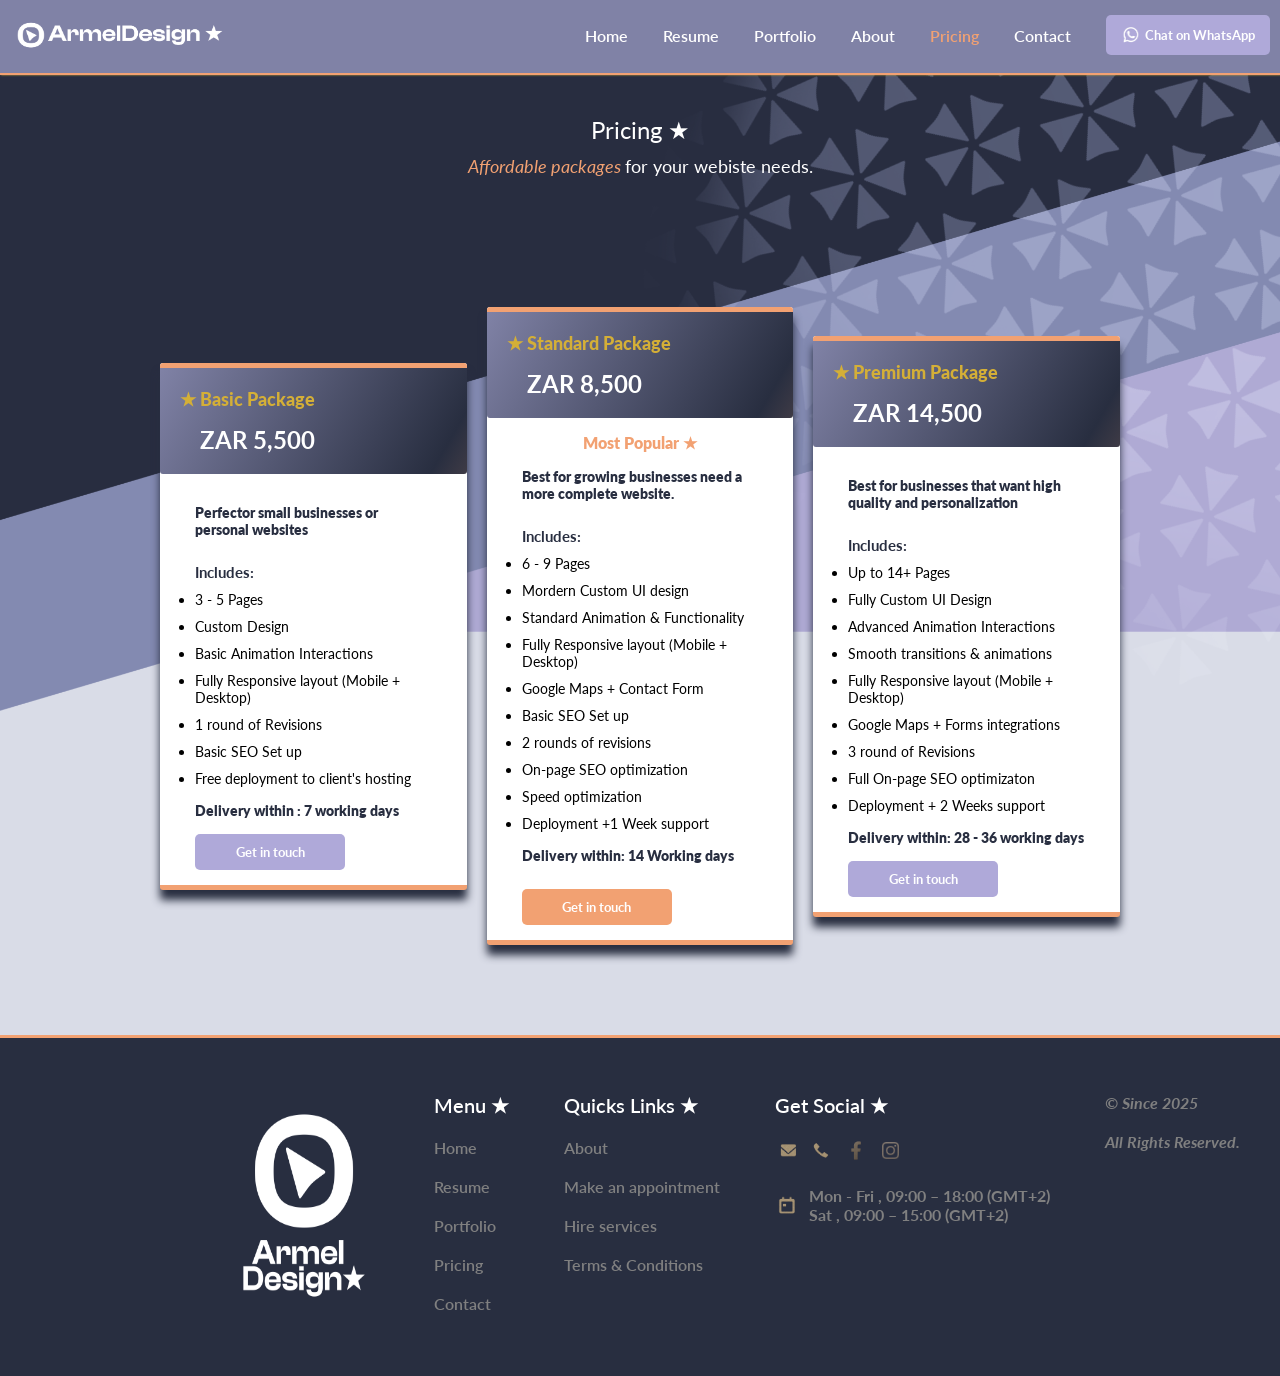
<file: public/pricing.html>
<!doctype html>
<html lang="en-GB">
  <head>
    <meta charset="UTF-8" />
    <meta name="viewport" content="width=device-width, initial-scale=1.0" />
    <title>ArmelDesign ★ | Pricing</title>
    
    <link rel="icon" type="image/x-icon" href="../assets/favicon/favicon.ico">

    <!-- Global styles (RESET, colors, typography, layout) -->
    <link rel="stylesheet" href="../css/main.css" />

    <!-- Shared components for (header, nav, buttons and footer) -->
    <link rel="stylesheet" href="../css/components.css" />

    <style>
      html {
        list-style: none;
      }

      /* GRID container ==============*/
      .grid-container {
        display: grid;
        grid-template-areas:
          "navbar navbar" 
          "pricing-title pricing-title"
          "pricing pricing"
          "footer footer";
      }

      /* FLEXBOX pricing-title ==============*/
    .pricing-title{
        display: flex;
        flex-wrap: wrap-reverse;
        justify-content: center;
       padding: 15px 15px;
        margin-top: 75px;  
        gap: 10px;
    }
    .pricing-title-item{
        padding: 25px 15px;
        text-align: center;
    }
    .pricing-title-item > h1{
      font-weight: 400;
      color: var(--text-color-initial);
    }
    .pricing-title-item> p{
      margin-top: 10px;
      font-size: 18px;
      color: var(--text-color-initial);
    }


      /* GIRD pricing-card  ==============*/

      .pricing {
        display: grid;
        place-items: center;
        grid-template-columns: repeat(auto-fit, minmax(250px, 1fr));
        grid-auto-columns: auto;
        width: 75%;
        margin: 85px auto;
        gap: 20px;
        

      }
      /* GIRD pricing-card  ==============*/

      .pricing-card {
        min-height: fit-content;
        margin: 5px auto;
        border-radius: 10px;
        box-shadow: 0px 10px 8px 0px var(--nav-and-footer-color);
        background-color: var(--text-color-initial);
        animation: fadeIn 2s ease-in-out;

      }
      .pricing-card:hover {
        box-shadow: 0 8px 20px var(--text-and-hover-color);
      }
      .pricing-header {
        border-top-left-radius: 5px;
        border-top-right-radius: 5px;
        padding: 10px 10px;
        background-color: var(--nav-and-footer-color);
      }
      .pricing-header > p {
        padding: 5px 5px;
        font-weight: 900;
        font-size: large;
        margin: 5px;
        color: var(--golden-color);
      }
      .pricing-header > h2 {
        margin: 5px;
        margin-left: 25px;
        padding: 5px 5px;
        color: var(--text-color-initial);
      }

      .card-border-top {
        border-top: 5px solid var(--text-and-hover-color);
        border-radius: 3px;
      }

      .card-border-bottom {
        border-bottom: 5px solid var(--text-and-hover-color);
        border-radius: 3px;
      }

      .pricing-body {
        margin: 15px 35px;
      }
      .pricing-body p {
        padding-bottom: 15px;
        padding-top: 15px;
        color: var(--nav-and-footer-color);
        font-weight: 800;
        font-size: 14px;
      }
      .pricing-details h3 {
        color: var(--nav-and-footer-color);
        margin-top: 10px;
        font-size: 15px;
      }
      .pricing-details li {
        font-size: 14px;
        margin-top: 10px;
      }
      .recommended-package {
        text-align: center;
        font-weight: 800;
        color: var(--text-and-hover-color);
      }


      /* KEYFRAME for the class  .gradient-background - on the pricing middle card===================*/
 
  @keyframes gradient-animation {
  0% {
    background-position: 0% 50%;
  }
  50% {
    background-position: 100% 50%;
  }
  100% {
    background-position: 0% 50%;
  }
}    
.gradient-background {
  background: linear-gradient(300deg, #f2a172, #282e40, #8082a6);
  background-size: 180% 180%;
  animation: gradient-animation 18s ease infinite;
}
      /* MEDIA QUERY ===================*/

      @media (max-width: 970px) {
        .pricing-card {
          width: 100%;
        }
      }
    </style>
  </head>
  <script async src="https://www.googletagmanager.com/gtag/js?id=G-2NGHJZG2ZJ"></script>
<script>
  window.dataLayer = window.dataLayer || [];
  function gtag(){dataLayer.push(arguments);}
  gtag('js', new Date());

  gtag('config', 'G-2NGHJZG2ZJ');
</script>
  <body>
    <!-- Section grid container -->
    <div class="grid-container">
      <!-- Section navbar -->
      <section class="grid-item navbar" style="grid-area: navbar">
        <div class="outter-nav">
          <div class="outter-nav-item logo">
            <a href="../index.html"
              ><img src="../assets/images/logo.png" alt="logo"
            /></a>
          </div>
        </div>

        <!-- hamburger navigation -->
        <div class="hamburger">
          <input id="menu__toggle" type="checkbox" />
          <label class="menu__btn" for="menu__toggle">
            <span></span>
          </label>
          <div class="inner-nav">
            <div class="inner-nav-item">
              <li><a href="../index.html">Home</a></li>
            </div>
            <div class="inner-nav-item ">
              <li><a href="./resume.html">Resume</a></li>
            </div>
            <div class="inner-nav-item">
              <li><a href="./portfolio.html">Portfolio</a></li>
            </div>
            <div class="inner-nav-item">
              <li><a href="./about.html">About</a></li>
            </div>
            <div class="inner-nav-item active-page">
              <li><a href="./pricing.html">Pricing</a></li>
            </div>
            <div class="inner-nav-item">
              <li><a href="./contact.html">Contact</a></li>
            </div>
            <div class="inner-nav-item btn-tp-1">
              <a target="_blank" href="https://wa.me/+27748368368?text=Hello%2C%20I%E2%80%99d%20like%20to%20discuss%20a%20website%20for%20my%20business.%0ABusiness%20name%3A%0AWebsite%20type%20%28corporate%2Fecommerce%2Fetc%29%3A%0ABudget%3A%0ATimeline%3A">
              <button class="btn-flex"><img src="../assets/icons/whatsApp-top-icon.PNG" alt="whatsApp-top-icon"><p>Chat on WhatsApp</p></button></a>
            </div>
          </div>
        </div>
      </section> 
      
      <!-- Section pricing-tile -->
      <section  class=" grid-item pricing-title" style="grid-area: pricing-title;">
        <div class="pricing-title-item ">
            <h1>Pricing ★</h1>
            <p><em style="color: #f2a172;">Affordable packages </em>for your webiste needs.</p>
         
        </div>
      </section>

      <!-- Section pricing Card -->
      <section class="grid-item pricing" style="grid-area: pricing">
        <div class="pricing-card card-border-bottom ">
          <div class="pricing-header gradient-background card-border-top">
            <p>★ Basic Package</p>
            <h2>ZAR 5,500</h2>
          </div>
          <div class="pricing-body btn-tp-1">
            <p>Perfector small businesses or personal websites</p>
            <div class="pricing-details">
              <h3>Includes:</h3>
              <ul>
                <li>3 - 5 Pages</li>
                <li>Custom Design</li>
                <li>Basic Animation Interactions</li>
                <li>Fully Responsive layout (Mobile + Desktop)</li>
                <li>1 round of Revisions</li>
                <li>Basic SEO Set up</li>
                <li>Free deployment to client's hosting</li>
              </ul>
            </div>
            <p>Delivery within : 7 working days</p>

            <a href="./contact.html"> <button>Get in touch</button></a>
          </div>
        </div>
        <div class="pricing-card card-border-bottom ">
          <div
            class="pricing-header gradient-background card-border-top"
          >
            <p>★ Standard Package</p>
            <h2>ZAR 8,500</h2>
          </div>
          <div class="pricing-body btn-tp-2">
            <div class="recommended-package">Most Popular ★</div>
            <p>Best for growing businesses need a more complete website.</p>
            <div class="pricing-details">
              <h3>Includes:</h3>
              <ul>
                <li>6 - 9 Pages</li>
                <li>Mordern Custom UI design</li>
                <li>Standard Animation & Functionality</li>
                <li>Fully Responsive layout (Mobile + Desktop)</li>
                <li>Google Maps + Contact Form</li>
                <li>Basic SEO Set up</li>
                <li>2 rounds of revisions</li>
                <li>On-page SEO optimization</li>
                <li>Speed optimization</li>
                <li>Deployment +1 Week support</li>
              </ul>
            </div>
            <p>Delivery within: 14 Working days</p>

            <a href="./contact.html"> <button>Get in touch</button></a>
          </div>
        </div>
        <div class="pricing-card card-border-bottom ">
          <div class="pricing-header gradient-background card-border-top">
            <p>★ Premium Package</p>
            <h2>ZAR 14,500</h2>
          </div>
          <div class="pricing-body btn-tp-1">
            <p>Best for businesses that want high quality and personalization</p>
            <div class="pricing-details">
              <h3>Includes:</h3>
              <ul>
                <li>Up to 14+ Pages</li>
                <li>Fully Custom UI Design</li>
                <li>Advanced Animation Interactions</li>
                <li>Smooth transitions & animations</li>
                <li> Fully Responsive layout (Mobile + Desktop)</li>
                <li>Google Maps + Forms integrations</li>
                <li>3 round of Revisions</li>
                <li>Full On-page  SEO optimizaton</li>
                <li>Deployment + 2 Weeks support</li>
              </ul>
            </div>
            <p>Delivery within: 28 - 36 working days</p>
            <a href="./contact.html"> <button>Get in touch</button></a>
          </div>
        </div>
      </section>

      <!-- Section footer -->
      <section class="grid-item footer component-gradient-background " style="grid-area: footer">
        <div class="footer-list">
          <ul class="footer-list-item">
            <li>
              <a class="logo-footer" href="../index.html">
                <img src="../assets/images/logo-footer.png" alt="logo-footer"
              /></a>
            </li>
          </ul>
        </div>
        <div class="footer-list">
          <ul class="footer-list-item">
            <li><h2>Menu ★</h2></li>
            <li><a href="../index.html"> Home</a></li>
            <li><a href="./resume.html"> Resume</a></li>
            <li><a href="./portfolio.html"> Portfolio</a></li>
            <li><a href="./pricing.html"> Pricing</a></li>
            <li><a href="./contact.html">Contact</a></li>
          </ul>
        </div>
        <div class="footer-list">
          <ul class="footer-list-item">
            <li><h2>Quicks Links ★</h2></li>
            <li><a href="./about.html"> About</a></li>
            <li><a href="#">Make an appointment</a></li>
            <li><a href="./pricing.html">Hire services</a></li>
            <li><a href="../terms-and-conditions/Web_Developer_Services_EN.pdf"> Terms & Conditions</a></li>
          </ul>
        </div>
        <div class="footer-list">
          <ul class="footer-list-item">
            <li><h2> Get Social ★</h2></li>
            <li class="footer-icons">
              <a href="mailto:armel.nzawou.developer@gmail.com"><img src="../assets/icons/email-footer-icon.PNG" alt="email-footer-icon"/></a>
              <a href="tel:+27748368368 "><img src="../assets/icons/phone-footer-icon.PNG" alt="phone-footer-icon"/></a>
              <a target="_blank" href="https://www.facebook.com/armel.nzawou/"><img src="../assets/icons/facebook-footer-icon.png" alt="facebook-footer-icon"/></a>
              <a target="_blank" href="https://www.instagram.com/armel_nzawou/"><img src="../assets/icons/instagram-footer-icon.png" alt="instagram-footer-icon"/></a>
            </li>
            <li class="footer-icons"><img src="../assets/icons/calendar-icon.PNG" alt="calendar-icon"/> <p>Mon - Fri , 09:00 – 18:00 (GMT+2) <br/> Sat , 09:00 – 15:00 (GMT+2)</p></li>
          </ul>
        </div>
        <div class="footer-list">
          <ul class="footer-list-item">
            <li><p><em>© Since 2025</em> </p></li>
            <li><p><em>All Rights Reserved.</em> </p></li>
          </ul>
        </div>
      </section>
    </div>
    <button onclick="topFunction()" id="myBtn" title="Go to top"><img src="../assets/icons/top-arrow.svg" alt="top-arrow"></button>
    <script src="../js/index.js"></script>
  </body>
</html>
</file>
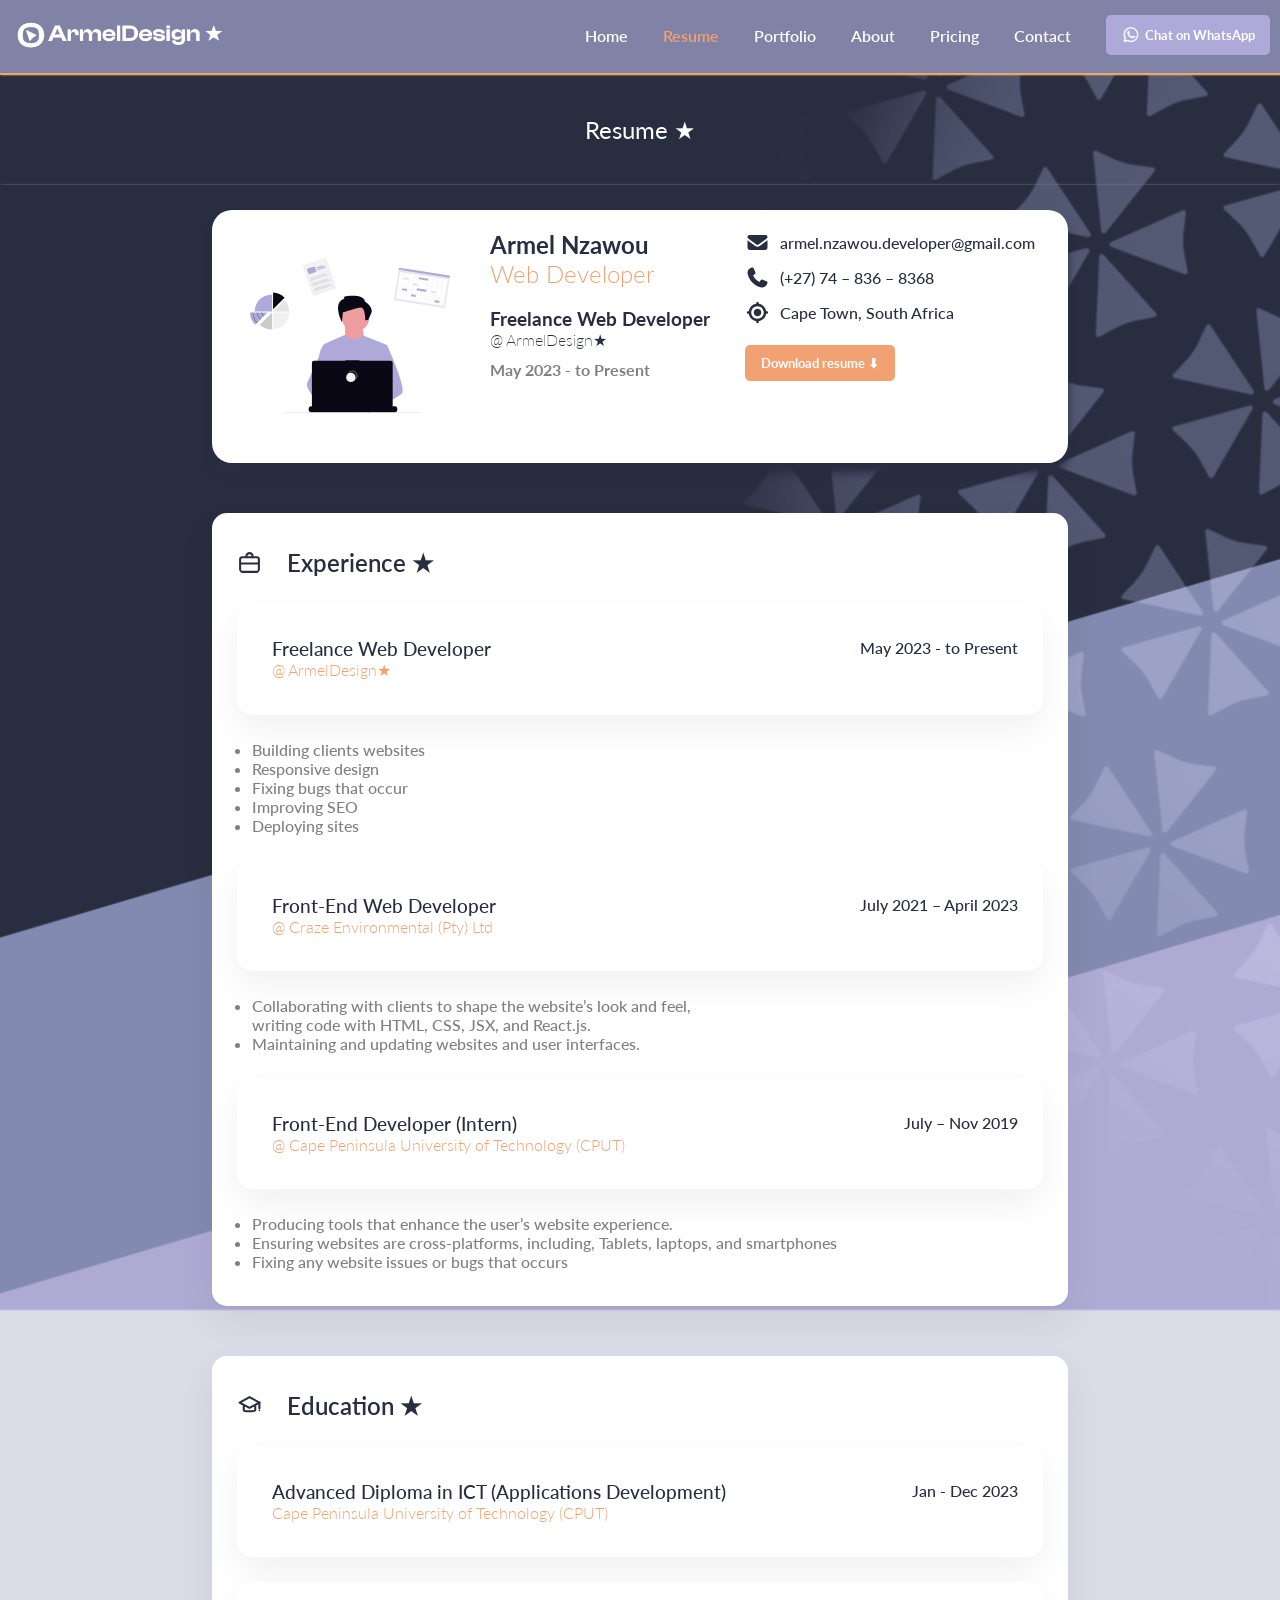
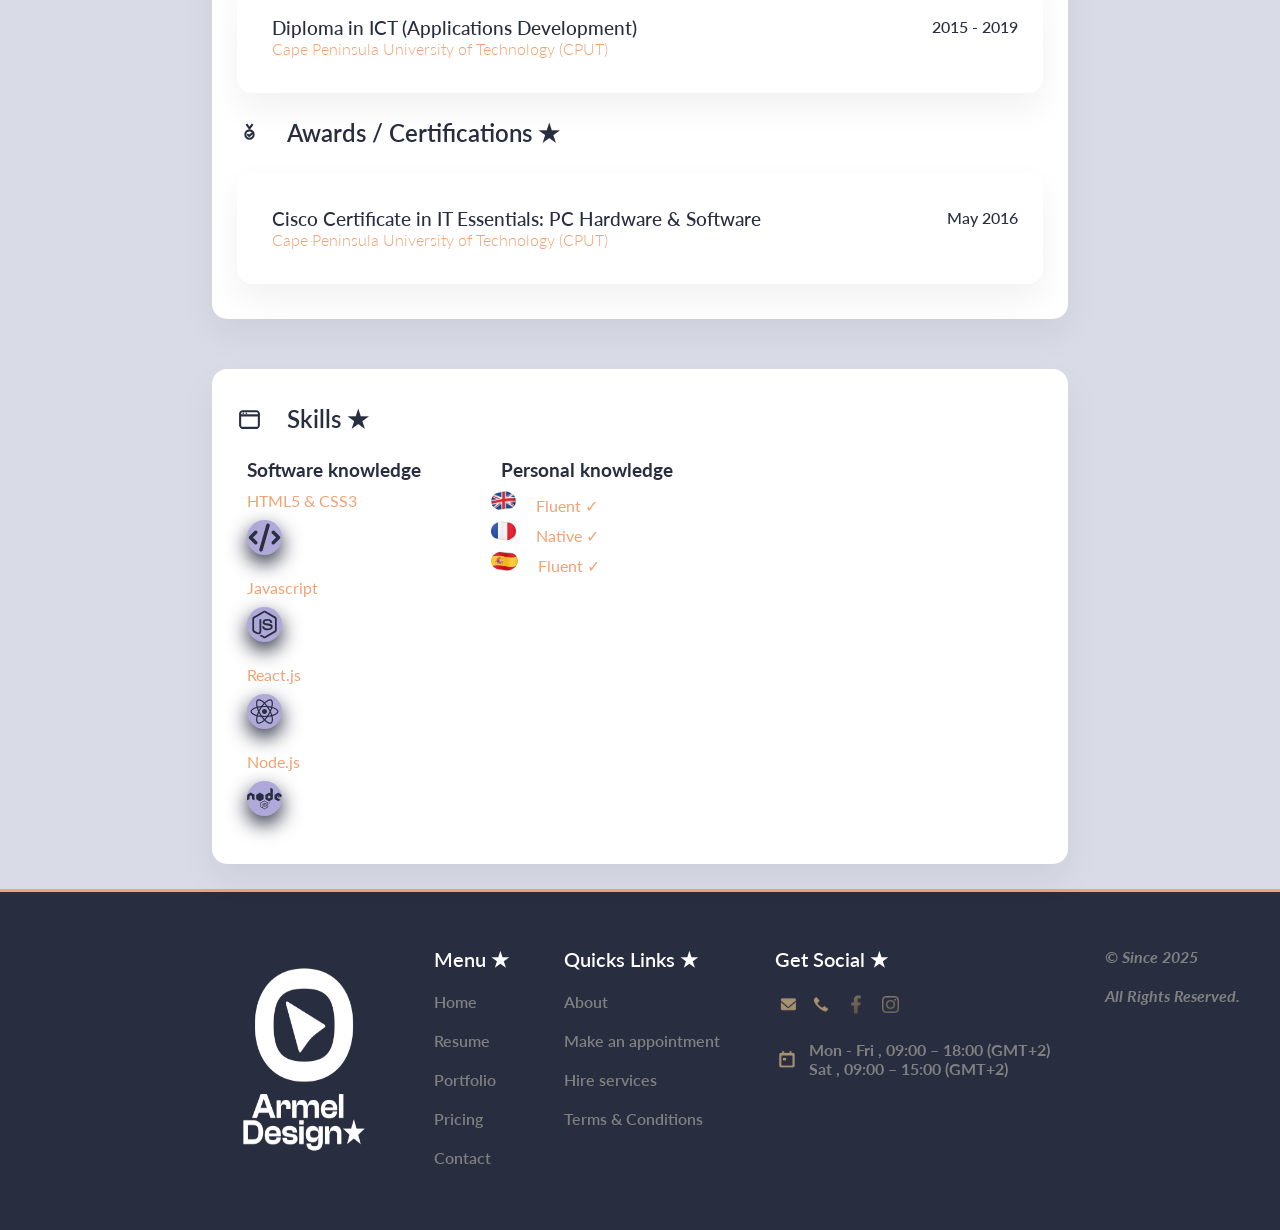
<file: public/resume.html>
<!doctype html>
<html lang="en-GB">
  <head>
    <meta charset="UTF-8" />
    <meta name="viewport" content="width=device-width, initial-scale=1.0" />
    <title>ArmelDesign ★ | Resume</title>

    <link rel="icon" type="image/x-icon" href="../assets/favicon/favicon.ico">

    <!-- Global styles (RESET, colors, typography, layout) -->
    <link rel="stylesheet" href="../css/main.css" />

    <!-- Shared components for (header, nav, buttons and footer) -->
    <link rel="stylesheet" href="../css/components.css" />

    <style>

      html{
        list-style: none;
      }

  
   
    /* GRID container ==============*/
    .grid-container {
     display: grid;
    grid-template-areas:
    "navbar navbar"
    "resume-title resume-title" 
    "resume resume" 
    "footer footer";
  }


      /* FLEXBOX resume-title ==============*/
    .resume-title{
        display: flex;
        flex-wrap: wrap-reverse;
        justify-content: center;
       padding: 15px 15px;
        margin-top: 75px;  
    }
    .resume-title-item{
        padding: 25px 15px;
        text-align: center;
    }
    .resume-title-item > h1{
      font-weight: 400;
      color: var(--text-color-initial);
    }
  

  /* FLEX resume ==============*/

  .resume {
   display: flex;
  flex-direction: column;
  place-items: center;
  
  box-shadow: 1px 0px 2px var(--text-body);

}
.resume-item{
 display: flex;
 flex-wrap: wrap;
 place-content: center;
 gap: 35px;
 padding: 20px 25px;
 margin: 25px 15px;
 border-radius: 20px;
 
  background-color: var( --text-color-initial);
  max-width: 856px; 
  width: 90%;
  animation: fadeIn 2s ease-in-out;
  box-shadow: 0px 10px 8px 0px var(--nav-and-footer-color);


}
 .resume-image > img{
  margin: 5px;
  height: 200px;
  width: 200px ;
  border-radius: 20px;
 }
 .resume-info > h1{
  color: var( --nav-and-footer-color);
 }
 .resume-info > h2{
 font-weight: 300;
 color: var( --text-and-hover-color);
 }
 .resume-info > h3{
  margin-top: 20px;
  color: var( --nav-and-footer-color);

 }
 .resume-info > h4{
  font-weight: 200;
  margin-bottom: 10px;
  color: var( --nav-and-footer-color);

 }
 .resume-info > p{ 
  font-weight: 700;
  color: var( --text-body);

 }
 .resume-contact-details > p {
  font-weight: 500;
  margin-bottom: 10px;
  color: var( --nav-and-footer-color);
 }


 /* continued ==============*/
 .resume-item-2{
 display: flex;
 flex-direction: column;
 flex-wrap: wrap;
 justify-content: start;
 gap: 25px;
 padding: 20px 25px;
 margin: 25px 15px;
 border-radius: 20px;
 
  background-color: var( --text-color-initial);
  max-width: 856px;
  width: 90%;
  animation: fadeIn 2s ease-in-out;
  box-shadow: 0px 10px 8px 0px var(--nav-and-footer-color);
}

.experience-header > h2{
  margin-left: 15px;
  font-weight: 600;
 color: var(--nav-and-footer-color);
}
.experience-info{
  display: flex;
  justify-content: space-between;

}
.experience-title > h3{

  font-weight: 500;
  margin-left: 10px;
  color: var(--nav-and-footer-color);
}
.experience-title > h4{
  margin-left: 10px;
  font-weight: 300;
color: var( --text-and-hover-color);
}
.experience-time > p{
 font-weight: 500;
color: var(--nav-and-footer-color);
}

.experience-details li{
  font-weight: 500;
  color: var(--text-body);
  margin-left: 15px;
}

  
/* continued ==============*/

.skills{
        display: flex;
        justify-content: start;
        gap: 70px;
      } 

.software-knowledge img{
        background-color:var(--body-bg-color);
        height: 35px;
        margin: 10px 10px;
        border-radius: 50%;
        box-shadow: 0 8px 20px var(--nav-and-footer-color);
        transition: transform 0.3s ease, box-shadow 0.3s ease;
        animation: fadeIn 2s ease-in-out;

      }
.software-knowledge img:hover{
        transform: scale(1.3); /* zoom in on the icons */
        box-shadow: 0 8px 20px var(--text-and-hover-color);
      }

.software-knowledge >h3{
  margin-bottom: 5px;
  font-weight: 700;
  margin-left: 10px;
  color: var(--nav-and-footer-color);
}
.software-knowledge >p{
 margin-top: 10px;
  margin-left: 10px;
  color: var(--text-and-hover-color);
}

.personal-knowledge >h3{
  margin-bottom: 5px;
  font-weight: 700;
  margin-left: 10px;
  color: var(--nav-and-footer-color);
}
.personal-knowledge p{
 margin-top: 10px;
  margin-left: 10px;
  color: var(--text-and-hover-color);
}

/* ================= CARDS REVEAL ================= */
.card {
  background: var(--text-color-initial);
  padding: 35px 25px;
  border-radius: 15px;
  box-shadow: 0 15px 35px rgba(0, 0, 0, 0.06);
  transition: all 0.4s ease;
  opacity: 0;
  transform: translateY(40px);
}

.card:hover {
  transform: translateY(-10px) scale(1.03);
  box-shadow: 0 20px 40px rgba(0, 0, 0, 0.1);
}

.card.show {
  opacity: 1;
  transform: translateY(0);
}
</style>
 </head>
 <script async src="https://www.googletagmanager.com/gtag/js?id=G-2NGHJZG2ZJ"></script>
<script>
  window.dataLayer = window.dataLayer || [];
  function gtag(){dataLayer.push(arguments);}
  gtag('js', new Date());

  gtag('config', 'G-2NGHJZG2ZJ');
</script>

  <body>
    <!-- Section grid container -->
    <div class="grid-container">

      <!-- Section navbar -->
      <section class=" grid-item navbar" style="grid-area: navbar;">
        <div class="outter-nav">
          <div class="outter-nav-item logo">
            <a href="../index.html"><img src="../assets/images/logo.png" alt="logo"></a>
          </div>
        </div>

        <!-- hamburger navigation -->
        <div class="hamburger">
           <input id="menu__toggle" type="checkbox" />
           <label class="menu__btn" for="menu__toggle">
             <span></span>
           </label>
        <div class="inner-nav">
          <div class="inner-nav-item">
            <li><a href="../index.html">Home</a></li>
          </div>
          <div class="inner-nav-item active-page">
            <li><a href="./resume.html">Resume</a></li>
          </div>
          <div class="inner-nav-item">
            <li><a href="./portfolio.html">Portfolio</a></li>
          </div>
          <div class="inner-nav-item">
            <li><a href="./about.html">About</a></li>
          </div>
          <div class="inner-nav-item">
            <li><a href="./pricing.html">Pricing</a></li>
          </div>
          <div class="inner-nav-item">
            <li><a href="./contact.html">Contact</a></li>
          </div>
          <div class="inner-nav-item btn-tp-1">
            <a target="_blank" href="https://wa.me/+27748368368?text=Hello%2C%20I%E2%80%99d%20like%20to%20discuss%20a%20website%20for%20my%20business.%0ABusiness%20name%3A%0AWebsite%20type%20%28corporate%2Fecommerce%2Fetc%29%3A%0ABudget%3A%0ATimeline%3A">
            <button class="btn-flex"><img src="../assets/icons/whatsApp-top-icon.PNG" alt="whatsApp-top-icon"><p>Chat on WhatsApp</p></button></a>
          </div>
        </div>
      </div>
      </section>

          <!-- Section resume-title -->
      <section  class=" grid-item resume-title" style="grid-area: resume-title;">
        <div class="resume-title-item ">
            <h1>Resume ★</h1>
        </div>
      </section>

      <!-- Section resume -->
      <section  class=" grid-item resume" style="grid-area: resume;">
        <div class="resume-item  ">
          <div class="resume-image ">
            <img src="../assets/icons/resume-icon.svg" alt="resume-icon">
          </div>
          <div class="resume-info">
            <h1>Armel Nzawou</h1>
            <h2>Web Developer </h2>
            <h3>Freelance Web Developer</h3>
            <h4>@ ArmelDesign★ </h4> 
             <p>May 2023 - to Present</p>
          </div>
          <div class="resume-contact-details btn-tp-2">
             <p class="footer-icons"> <img src="../assets/icons/email-icon.svg" alt="email-icon"/>armel.nzawou.developer@gmail.com</p>
             <p class="footer-icons"><img src="../assets/icons/phone-icon.svg" alt="phone-icon"/> (+27) 74 – 836 – 8368</p>
             <p class="footer-icons"><img src="../assets/icons/location-icon.svg" alt="location-icon"/>Cape Town, South Africa</p>
            <a target="_blank" href="../resume/Armel_Nzawou - CV.pdf" download="Armel_Nzawou - CV.pdf"><button>Download resume ⬇</button></a>
          </div>
        </div>
        <div class="resume-item-2 card ">
          <div  class="experience-header footer-icons ">
            <img src="../assets/icons/Experience-icon.svg" alt="Experience-icon">
            <h2>Experience ★</h2>
          </div>
           <div class="experience-info card">
               <div class="experience-title">
                 <h3>Freelance Web Developer</h3>
                 <h4>@ ArmelDesign★</h4>
               </div>
               <div class="experience-time">
                  <p>May 2023 - to Present</p>
               </div>
           </div>
           <div class="experience-details">
            <ul>
              <li>  Building clients websites</li>
              <li>  Responsive design</li>
              <li>  Fixing bugs that occur</li>
              <li>  Improving SEO</li>
              <li>  Deploying sites</li>
            <ul>
           </div>
           <div class="experience-info card">
               <div class="experience-title">
                 <h3>Front-End Web Developer</h3>
                 <h4>@ Craze Environmental (Pty) Ltd</h4>
               </div>
               <div class="experience-time">
                  <p>July 2021 – April 2023 </p>
               </div>
           </div>
           <div class="experience-details">
            <ul>
              <li> Collaborating with clients to shape the website’s look and feel,<br/> writing code with HTML, CSS, JSX, and React.js.</li>
              <li>   Maintaining and updating websites and user interfaces.</li>
            <ul>
           </div>
           <div class="experience-info card">
               <div class="experience-title">
                 <h3>Front-End Developer (Intern)</h3>
                 <h4>@ Cape Peninsula University of Technology (CPUT)</h4>
               </div>
               <div class="experience-time">
                  <p>July – Nov 2019 </p>
               </div>
           </div>
           <div class="experience-details">
            <ul>
              <li>Producing tools that enhance the user’s website experience.</li>
              <li>Ensuring websites are cross-platforms, including, Tablets, laptops, and smartphones</li>
              <li>Fixing any website issues or bugs that occurs</li>
            <ul>
           </div>
        </div>
        <div class="resume-item-2   card">
          <div  class="experience-header footer-icons ">
            <img src="../assets/icons/Graduation-cap.svg" alt="Graduation-cap-icon">
            <h2>Education ★</h2>
          </div>
           <div class="experience-info card">
               <div class="experience-title">
                 <h3>Advanced Diploma in ICT (Applications Development)</h3>
                 <h4>Cape Peninsula University of Technology (CPUT) </h4>
               </div>
               <div class="experience-time">
                  <p>Jan -  Dec 2023</p>
               </div>
           </div>
           <div class="experience-info card">
               <div class="experience-title">
                 <h3> Diploma in ICT (Applications Development)</h3>
                 <h4> Cape Peninsula University of Technology (CPUT)</h4>
               </div>
               <div class="experience-time">
                  <p>2015 - 2019</p>
               </div>
           </div>

          <div class="experience-header footer-icons">
            <img src="../assets/icons/certification-icon.svg" alt="certification-icon">
            <h2>Awards / Certifications ★</h2>
          </div>
           <div class="experience-info card">
               <div class="experience-title">
                 <h3> Cisco Certificate in IT Essentials: PC Hardware & Software</h3>
                 <h4>Cape Peninsula University of Technology (CPUT)</h4>
               </div>
               <div class="experience-time">
                  <p>May 2016</p>
               </div>
           </div>
        </div>
        <div class="resume-item-2  card ">
          <div id="this" class="experience-header footer-icons scetion-a">
            <img src="../assets/icons/Skills-icon.svg" alt="Skills-icon">
            <h2>Skills ★</h2>
          </div>
          <div class="skills">
          <div class="software-knowledge ">
            <h3> Software knowledge</h3>
            <p>HTML5 & CSS3</p>                   
            <img src="../assets/icons/html-css-icon.svg" alt="html-css-icon">
            
            <p>Javascript</p>
            <img src="../assets/icons/javascript-icon.svg" alt="javascript-icon">
            <p>React.js</p>
            <img src="../assets/icons/react-icon.svg" alt="react-icon">
            <p>Node.js</p>
            <img src="../assets/icons/nodejs-icon.svg" alt="nodejs-icon">
          </div>

          <div class="personal-knowledge">
            <h3>Personal knowledge</h3>
            <div class="flex-icons"><img src="../assets/icons/british-icon.PNG" alt="british-icon"><p>Fluent ✓</p></div>
            <div class="flex-icons"><img src="../assets/icons/french-icon.png" alt="french-icon"><p>Native ✓</p></div>
            <div class="flex-icons"><img src="../assets/icons/spanish-icon.PNG" alt=""><p>Fluent ✓</p></div>
          
        
          </div>
        </div>
        </div>
      </section>


      <!-- Section footer -->
      <section class="grid-item footer component-gradient-background " style="grid-area: footer">
        <div class="footer-list">
            <ul class="footer-list-item">
              <li><a class="logo-footer" href="../index.html"> <img src="../assets/images/logo-footer.png" alt="logo-footer"></a></li>
            </ul>
          </div>
        <div class="footer-list">
            <ul class="footer-list-item">
              <li><h2>Menu ★</h2></li>
              <li><a href="../index.html"> Home</a></li>
              <li><a href="./resume.html"> Resume</a></li>
              <li><a href="./portfolio.html"> Portfolio</a></li>
              <li><a href="./pricing.html"> Pricing</a></li>
              <li><a href="./contact.html">Contact</a></li>
            </ul>
          </div>
          <div class="footer-list">
            <ul class="footer-list-item">
              <li><h2>Quicks Links ★</h2></li>
              <li><a href="./about.html"> About</a></li>
              <li><a href="#">Make an appointment</a></li>
              <li><a href="./pricing.html">Hire services</a></li>
              <li><a href="../terms-and-conditions/Web_Developer_Services_EN.pdf"> Terms & Conditions</a></li>
          
            </ul>
          </div>
          <div class="footer-list">
            <ul class="footer-list-item">
              <li><h2> Get Social ★</h2></li>
              <li class="footer-icons">
                <a href="mailto:armel.nzawou.developer@gmail.com"><img src="../assets/icons/email-footer-icon.PNG" alt="email-footer-icon"/></a>
                <a href="tel:+27748368368 "><img src="../assets/icons/phone-footer-icon.PNG" alt="phone-footer-icon"/></a>
                <a target="_blank" href="https://www.facebook.com/armel.nzawou/"><img src="../assets/icons/facebook-footer-icon.png" alt="facebook-footer-icon"/></a>
                <a target="_blank" href="https://www.instagram.com/armel_nzawou/"><img src="../assets/icons/instagram-footer-icon.png" alt="instagram-footer-icon"/></a>
              </li>
              <li class="footer-icons"><img src="../assets/icons/calendar-icon.PNG" alt="calendar-icon"/> <p>Mon - Fri , 09:00 – 18:00 (GMT+2) <br/> Sat , 09:00 – 15:00 (GMT+2)</p></li>
            </ul>
          </div>
        <div class="footer-list">
          <ul class="footer-list-item">
            <li><p><em>© Since 2025</em> </p></li>
            <li><p><em>All Rights Reserved.</em> </p></li>
          </ul>
        </div>
      </section>
    </div>
    <button onclick="topFunction()" id="myBtn" title="Go to top"><img src="../assets/icons/top-arrow.svg" alt="top-arrow"></button>
    <script src="../js/index.js"></script>
  </body>
</html>
</file>
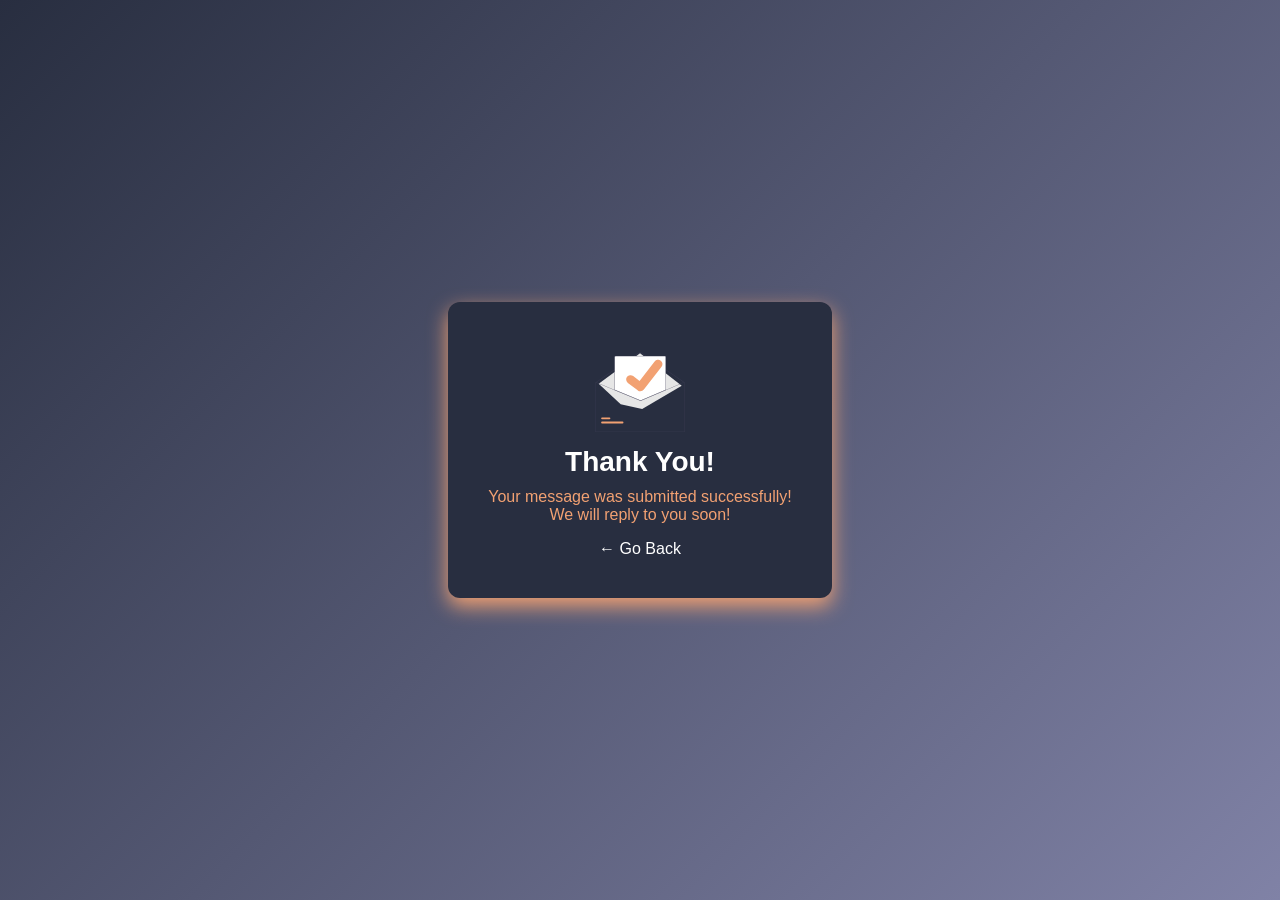
<file: public/thank-you.html>
<!doctype html>
<html lang="en-GB">
  <head>
    <meta charset="UTF-8" />
    <meta name="viewport" content="width=device-width, initial-scale=1.0" />
    <title>ArmelDesign ★ | Thank You for contacting !</title>
    <link rel="icon" type="image/png" href="../favicon/favicon.png" />
    <style>
      :root {
        --primary-color: #afa9d9; /*  body color */
        --secondary-color: #8082a6; /*  Aside color */
        --nav-and-footer-color: #282e40; /*  Navbar and footer color */
        --text-and-hover-color: #f2a172; /*  acrive page and hover color */

        --body-bg-color: #afa9d9;
        --text-color-initial: #ffff;
        --alt-hover-color: #f2bb9c;
      }
      body {
        margin: 0;
        height: 100vh;
        display: flex;
        justify-content: center;
        align-items: center;
        background: linear-gradient(135deg, #282e40, #8082a6);
        font-family: "Segoe UI", Tahoma, Geneva, Verdana, sans-serif;
      }
      .thankyou-card {
        margin: 25px 25px;
        background: var(--nav-and-footer-color);
        border-radius: 12px;
        box-shadow: 0 8px 20px var(--text-and-hover-color);
        padding: 40px;
        text-align: center;
        max-width: 400px;
        animation: fadeIn 1s ease-in-out;
      }
      .thankyou-card .checkmark {
        font-size: 60px;
        color: #adff2f;
        margin-bottom: 20px;
      }
      .thankyou-card h1 {
        font-size: 28px;
        margin: 0;
        color: var(--text-color-initial);
      }
      .thankyou-card p {
        font-size: 16px;
        color: var(--text-and-hover-color);
        margin-top: 10px;
      }
      .thankyou-card a {
        font-size: 16px;
        color: var(--text-color-initial);
        margin-top: 20px;
        text-decoration: none;
      }

      @keyframes fadeIn {
        from {
          opacity: 0;
          transform: translateY(20px);
        }
        to {
          opacity: 1;
          transform: translateY(0);
        }
      }
      .card-image > img {
        margin-top: 10px;
        margin-bottom: 10px;
        height: 80px;
        animation: fadeIn 2s ease-in-out;
      }
    </style>
  </head>
  <body>
    <div class="thankyou-card">
      <!-- <div class="checkmark">✔</div> -->
      <div class="card-image">
        <img
          src="../assets/icons/sent-message-icon.svg"
          alt="sent-messge-icon"
        />
      </div>

      <h1>Thank You!</h1>
      <p>
        Your message was submitted successfully! <br />We will reply to you
        soon!
      </p>
      <a href="https://armeldesign-solutions.web.app/"> ← Go Back</a>
    </div>
  </body>
</html>
</file>
<file: css/main.css>
/*  Global styles (RESET, colors, typography, layout)================ */

@import url('https://fonts.googleapis.com/css2?family=Lato:ital,wght@0,100;0,300;0,400;0,700;0,900;1,100;1,300;1,400;1,700;1,900&display=swap');

* {
  margin: 0;
  padding: 0;
  box-sizing: border-box;
  text-decoration: none;
  font-family: "Lato", sans-serif;
 
}

:root {
  --primary-color: #afa9d9; /*  body color */
  --secondary-color: #8082a6; /*  Aside color */
  --nav-and-footer-color: #282e40; /*  Navbar and footer color */
  --text-and-hover-color: #f2a172; /*  active page and hover color */

  --body-bg-color: #afa9d9;
  --body-bg-main-color: #828ab0;
  --text-color-initial: #ffff;
  --alt-hover-color: #f2bbc9;
  --golden-color: #d4af37;
  --text-body: grey;
}
html {

  scroll-behavior: smooth;
  background-image: url(../assets/images/cross-pages-background.png);
  opacity: 1;
  background-size: cover; /* Ensures the image covers the element */
  background-position: center; /* Keeps the image centered */
  background-repeat: no-repeat; /* Prevents tiling */
}
</file>
<file: css/components.css>
/* # Shared components (buttons.css, nav.css, footer.css) ===================*/

/* NAVBAR ===================*/
.navbar {
  display: flex;
  justify-content: space-between;
  background-color: var(--secondary-color);
  padding: 10px 5px;
  position: fixed;
  width: 100%;
  height: 75px;
  box-shadow: 1px 0px 2px var(--golden-color);
  z-index: 1;
  border-bottom: 2px solid var(--text-and-hover-color);
}

.logo img {
  height: 40px;
  width: 220px;
  animation: fadeDown 1s ease forwards;
}
.outter-nav {
  padding: 5px 5px;
}
.inner-nav {
  display: flex;
  justify-content: end;
  align-items: center;
  gap: 35px;

  padding: 5px 5px;
}

.inner-nav-item a {
  color: var(--text-color-initial);
  font-weight: 600;
}

/* Hover over effect to display bottom border  */
.inner-nav-item li a {
  position: relative;
}
.inner-nav-item li a::after {
  content: "";
  height: 3px;
  width: 0;
  background: var(--text-and-hover-color);
  position: absolute;
  bottom: -6px;
  left: 0;
  transition: 0.3s;
}
.inner-nav-item li a:hover::after {
  width: 100%;
}
/*END - Hover over effect to display bottom border   */

.inner-nav-item img {
  height: 20px;
}

.active-page a {
  color: var(--text-and-hover-color);
  /* padding: 10px 10px; */
  /* border-bottom: 3px solid var(--text-and-hover-color); */
}

/* BUTTONS ===================*/

/* button type 1 */
.btn-tp-1 button {
  padding: 10px 15px;
  border-radius: 5px;
  min-width: 150px;
  font-weight: 700;
  background-color: var(--primary-color);
  color: var(--text-color-initial);
  border-style: none;
  cursor: pointer;
  transition: transform 0.5s ease-in-out;
}
.btn-tp-1 button:hover {
  background-color: var(--text-and-hover-color);
  color: var(--nav-and-footer-color);
  box-shadow: 3px 0px 6px grey;
  transform: scale(1.1);
}

/* button type 1 */
.btn-tp-2 button {
  min-width: 150px;
  margin-top: 10px;
  padding: 10px 15px;
  border-radius: 5px;
  font-weight: 700;
  background-color: var(--text-and-hover-color);
  color: var(--text-color-initial);
  border-style: none;
  cursor: pointer;
  transition: transform 0.5s ease-in-out;
}
.btn-tp-2 button:hover {
  background-color: var(--text-and-hover-color);
  color: var(--text-color-initial);
  box-shadow: 3px 0px 6px grey;
  transform: scale(1.1);
}

/* button flex */
.btn-flex {
  font-weight: 600;
  display: flex;
  align-items: center;
  gap: 5px;
}
/* button back to top */
#myBtn img {
  height: 25px;
}

#myBtn {
  display: none;
  position: fixed;
  bottom: 20px;
  right: 20px;
  z-index: 99;
  border: none;
  outline: none;
  background-color: var(--text-and-hover-color);
  color: var(--text-color-initial);
  cursor: pointer;
  padding: 12px;
  border-radius: 4px;
  font-weight: 400;
  animation: fadeIn 1s ease-in-out;
}

#myBtn:hover {
  background-color: var(--secondary-color);
}

/* ANIMATED BORDER CLASS FOR ABOUT ME CARD ===================*/

.animated-border {
  margin: 0 auto;
  padding: 2em;
  max-width: 700px;
  width: 90%;
  background: #1c1f2b;
  text-align: center;
  border-radius: 10px;
  position: relative;
}

@property --angle {
  syntax: "<angle>";
  initial-value: 0deg;
  inherits: false;
}

.animated-border::after,
.animated-border::before {
  content: "";
  position: absolute;
  height: 101%;
  width: 101%;
  background-image: conic-gradient(from var(--angle), #f2a172, #8082a6);
  top: 50%;
  left: 50%;
  translate: -50% -50%;
  z-index: -1;
  padding: 3px;
  border-radius: 10px;
  animation: 7s spin linear infinite;
}
.animated-border::before {
  filter: blur(1.5rem);
  opacity: 0.5;
}

/* FOOTER ===================*/

.footer {
  display: flex;
  justify-content: end;
  padding: 15px 15px;
  gap: 5px;
  border-top: 3px solid var(--text-and-hover-color);
  background-color: var(--nav-and-footer-color);
}
.footer-list {
  display: flex;
  flex-direction: column;
  margin: 20px 20px;
}

.footer-list-item h2 {
  color: var(--text-color-initial);
  font-weight: 600;
  font-size: 20px;
}
.footer-list-item li {
  margin: 20px 5px;
  font-weight: 700;
  color: var(--text-body);
  list-style: none;
}

.footer-list-item a {
  font-weight: 600;
  color: var(--text-body);
}
.footer-list-item a:hover {
  color: var(--text-and-hover-color);
}
.logo-footer > img {
  height: 225px;
  width: 150px;
}

/* footer icons ======*/

.footer-icons {
  display: flex;
  align-items: center;
  gap: 10px;
}
.footer-icons img {
  height: 25px;
  transition: transform 0.5s ease-in-out;
  border-radius: 50%;
}
.footer-icons img:hover {
  height: 30px;
  transform: scale(1.5);
  box-shadow: 3px 0px 6px var(--bg-light);
}

.flex-icons {
  display: flex;
  gap: 10px;
  align-items: center;
}
.flex-icons img {
  height: 20px;
  border-radius: 50%;
  transition: transform 0.5s ease-in-out;
}
.flex-icons img:hover {
  transform: scale(1.5);
  box-shadow: 3px 0px 6px var(--bg-light);
}

.rounded-bg-icons {
  margin-bottom: 10px;
  padding: 10px 10px;
  background-color: var(--text-color-initial);
  text-align: center;
  height: 40px;
  width: 40px;
  border-radius: 50%;
}

/* Copyright text styling */
em {
  color: var(--bg-light);
}

#menu__toggle {
  position: absolute;
  left: -9999px; /* moves horizontal navbar off-screen */
}

/* KEYFRAMES ===================*/

/* kyeframe for fadeIn Animation - across all website pages*/

@keyframes fadeIn {
  from {
    opacity: 0;
    transform: translateY(20px);
  }
  to {
    opacity: 1;
    transform: translateY(0);
  }
}

/* keyframe -for the class .animated-border  */

@keyframes spin {
  from {
    --angle: 0deg;
  }
  to {
    --angle: 360deg;
  }
}

/* keyframe for fadeUp or fadeDown Animations - across all website pages*/

@keyframes fadeUp {
  from {
    opacity: 0;
    transform: translateY(40px);
  }
  to {
    opacity: 1;
    transform: translateY(0);
  }
}

@keyframes fadeDown {
  from {
    opacity: 0;
    transform: translateY(-40px);
  }
  to {
    opacity: 1;
    transform: translateY(0);
  }
}

/* MEDIA QUERY ===================*/

@media (width <= 970px) {
  .logo img {
    width: 100%;
  }

  .inner-nav-item {
    text-align: center;
    margin-bottom: 30px;
  }

  #menu__toggle:checked ~ .menu__btn > span {
    transform: rotate(45deg);
  }
  #menu__toggle:checked ~ .menu__btn > span::before {
    top: 0;
    transform: rotate(0);
  }
  #menu__toggle:checked ~ .menu__btn > span::after {
    top: 0;
    transform: rotate(90deg);
  }
  #menu__toggle:checked ~ .inner-nav {
    visibility: visible;
    left: 0;
  }

  /* fadIn styling for the navbar list items on smaller screen */
  #menu__toggle:checked ~ .inner-nav li {
    animation: fadeIn 1s ease-in-out;
  }

  .menu__btn {
    display: flex;
    align-items: center;
    position: fixed;
    top: 20px;
    right: 20px;
    width: 26px;
    height: 26px;
    margin: 5px 5px;
    cursor: pointer;
  }

  .menu__btn > span,
  .menu__btn > span::before,
  .menu__btn > span::after {
    display: block;
    position: absolute;
    width: 100%;
    height: 2px;
    background-color: var(--text-color-initial);
    transition-duration: 0.25s;
  }

  .menu__btn > span::before {
    content: "";
    top: -8px;
  }
  .menu__btn > span::after {
    content: "";
    top: 8px;
  }
  #menu__toggle {
    opacity: 0;
  }
  .inner-nav {
    flex-direction: column;
    place-items: center;
    display: block;
    position: fixed;
    visibility: hidden;
    top: 75px;
    left: -100%;
    width: 100%;
    height: 100%;
    margin: 0;
    padding: 80px 15px;
    /* background-color: var(--secondary-color); */
    opacity: 0.95;
    box-shadow: 1px 0px 6px var(--text-and-hover-color);
    transition-duration: 0.55s;
    z-index: 1;
    background-image: url(../assets/images/hero-banner-smaller.png);
    background-size: cover; /* Ensures the image covers the element */
    background-position: center; /* Keeps the image centered */
    background-repeat: no-repeat; /* Prevents tiling */
  }

  /* Active page  */
  .active-page a {
    color: var(--text-and-hover-color);
    /* border-bottom: none; */
  }

  .logo-footer > img {
    width: 35%;
  }
  .footer {
    display: flex;
    flex-direction: column;
  }
  .footer-list {
    display: flex;
    flex-direction: column;
    margin: 5px 5px;
  }
}
</file>
